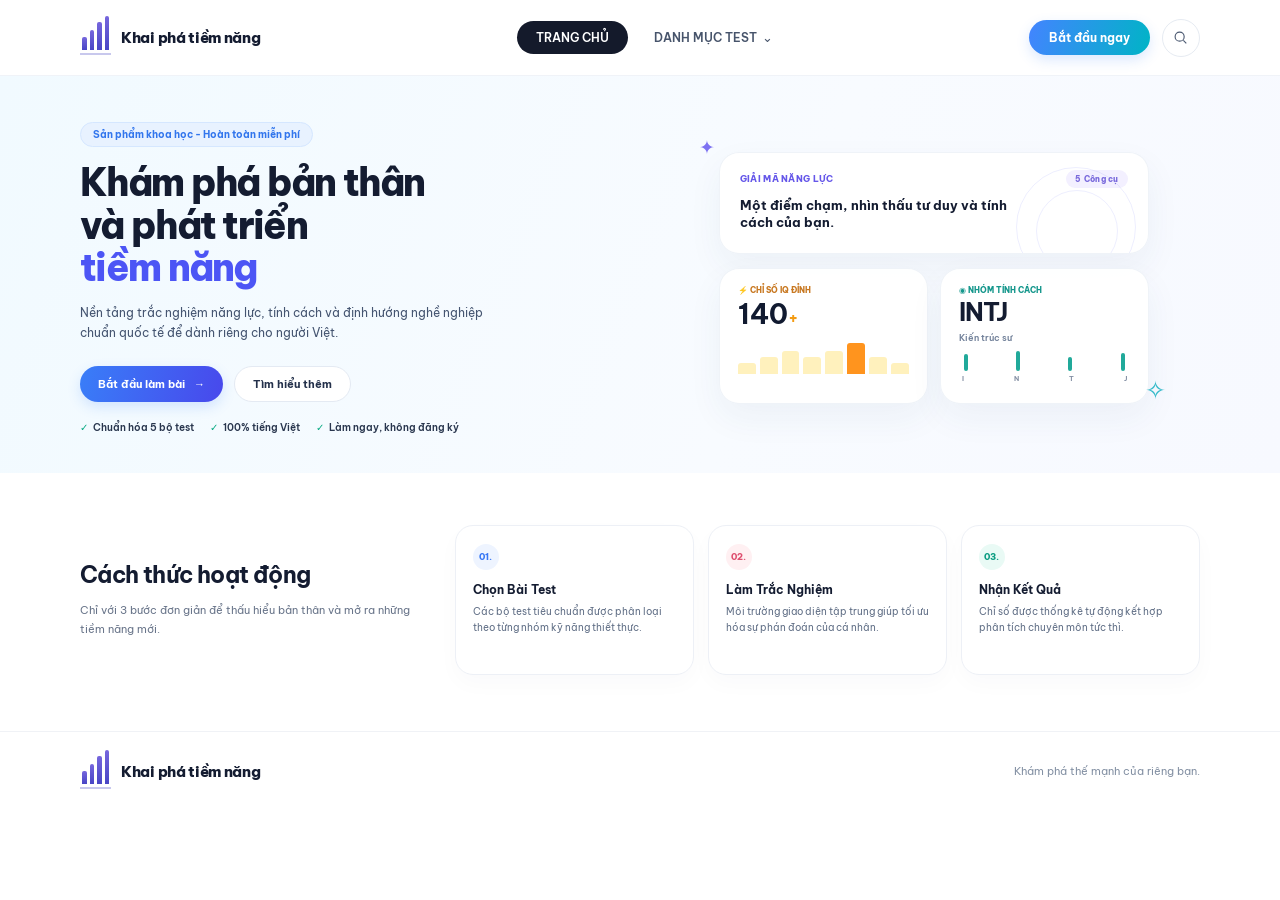
<file: index.html>
<!doctype html>
<html lang="vi">
  <head>
    <meta charset="UTF-8" />
    <meta name="viewport" content="width=device-width, initial-scale=1.0" />
    <meta
      name="description"
      content="Khám phá năng lực, tính cách và định hướng nghề nghiệp cùng Khai phá tiềm năng."
    />
    <title>Khai phá tiềm năng | Khám phá bản thân và phát triển</title>
    <link rel="stylesheet" href="styles.css" />
    <script src="script.js" defer></script>
  </head>
  <body>
    <header class="site-header">
      <nav class="navigation container" aria-label="Điều hướng chính">
        <a class="brand" href="index.html" aria-label="Khai phá tiềm năng - Trang chủ">
          <span class="brand-mark" aria-hidden="true"><i></i><i></i><i></i><i></i></span>
          <span>Khai phá tiềm năng</span>
        </a>
        <button class="menu-toggle" type="button" aria-expanded="false" aria-controls="primary-menu">
          <span class="sr-only">Mở menu</span>
          <span></span><span></span><span></span>
        </button>
        <div class="nav-links" id="primary-menu">
          <a class="nav-link active" href="index.html">Trang chủ</a>
          <a class="nav-link" href="mbti.html">Danh mục test <span class="chevron">⌄</span></a>
        </div>
        <div class="nav-actions">
          <a class="button button-gradient button-small" href="mbti.html">Bắt đầu ngay</a>
          <button class="search-button" type="button" aria-label="Tìm kiếm">
            <svg viewBox="0 0 24 24" aria-hidden="true"><circle cx="10.8" cy="10.8" r="6.4"></circle><path d="m16 16 4.2 4.2"></path></svg>
          </button>
        </div>
      </nav>
    </header>

    <main>
      <section class="hero">
        <div class="container hero-layout">
          <div class="hero-copy">
            <span class="eyebrow">Sản phẩm khoa học - Hoàn toàn miễn phí</span>
            <h1>Khám phá bản thân<br />và phát triển<br /><span>tiềm năng</span></h1>
            <p class="hero-description">
              Nền tảng trắc nghiệm năng lực, tính cách và định hướng nghề nghiệp
              chuẩn quốc tế để dành riêng cho người Việt.
            </p>
            <div class="hero-actions">
              <a class="button button-gradient" href="mbti.html">Bắt đầu làm bài <span aria-hidden="true">→</span></a>
              <a class="button button-outline" href="#how-it-works">Tìm hiểu thêm</a>
            </div>
            <ul class="trust-list" aria-label="Ưu điểm">
              <li><span>✓</span> Chuẩn hóa 5 bộ test</li>
              <li><span>✓</span> 100% tiếng Việt</li>
              <li><span>✓</span> Làm ngay, không đăng ký</li>
            </ul>
          </div>
          <div class="hero-visual" aria-label="Minh họa kết quả trắc nghiệm">
            <article class="insight-card insight-intro">
              <div class="card-heading"><span>GIẢI MÃ NĂNG LỰC</span><span class="tiny-tag">5 Công cụ</span></div>
              <strong>Một điểm chạm, nhìn thấu tư duy và tính cách của bạn.</strong>
              <div class="orbit orbit-one"></div>
              <div class="orbit orbit-two"></div>
            </article>
            <div class="insight-grid">
              <article class="insight-card score-card">
                <span class="card-label orange">⚡ CHỈ SỐ IQ ĐỈNH</span>
                <strong class="score-number">140<span>+</span></strong>
                <div class="chart-bars" aria-hidden="true">
                  <i></i><i></i><i></i><i></i><i></i><i class="highlight"></i><i></i><i></i>
                </div>
              </article>
              <article class="insight-card type-card">
                <span class="card-label teal">◉ NHÓM TÍNH CÁCH</span>
                <strong class="type-code">INTJ</strong>
                <span class="type-name">Kiến trúc sư</span>
                <div class="type-bars" aria-hidden="true"><i></i><i></i><i></i><i></i></div>
                <div class="type-letters" aria-hidden="true"><span>I</span><span>N</span><span>T</span><span>J</span></div>
              </article>
            </div>
            <span class="sparkle sparkle-one">✦</span>
            <span class="sparkle sparkle-two">✧</span>
          </div>
        </div>
      </section>

      <section class="how-section" id="how-it-works">
        <div class="container how-layout">
          <div class="how-copy">
            <h2>Cách thức hoạt động</h2>
            <p>Chỉ với 3 bước đơn giản để thấu hiểu bản thân và mở ra những tiềm năng mới.</p>
          </div>
          <div class="steps">
            <article class="step-card">
              <span class="step-number blue">01.</span>
              <h3>Chọn Bài Test</h3>
              <p>Các bộ test tiêu chuẩn được phân loại theo từng nhóm kỹ năng thiết thực.</p>
            </article>
            <article class="step-card">
              <span class="step-number pink">02.</span>
              <h3>Làm Trắc Nghiệm</h3>
              <p>Môi trường giao diện tập trung giúp tối ưu hóa sự phán đoán của cá nhân.</p>
            </article>
            <article class="step-card">
              <span class="step-number green">03.</span>
              <h3>Nhận Kết Quả</h3>
              <p>Chỉ số được thống kê tự động kết hợp phân tích chuyên môn tức thì.</p>
            </article>
          </div>
        </div>
      </section>
    </main>
    <footer class="site-footer">
      <div class="container footer-inner"><a class="brand" href="index.html"><span class="brand-mark" aria-hidden="true"><i></i><i></i><i></i><i></i></span><span>Khai phá tiềm năng</span></a><span>Khám phá thế mạnh của riêng bạn.</span></div>
    </footer>
  </body>
</html>
</file>
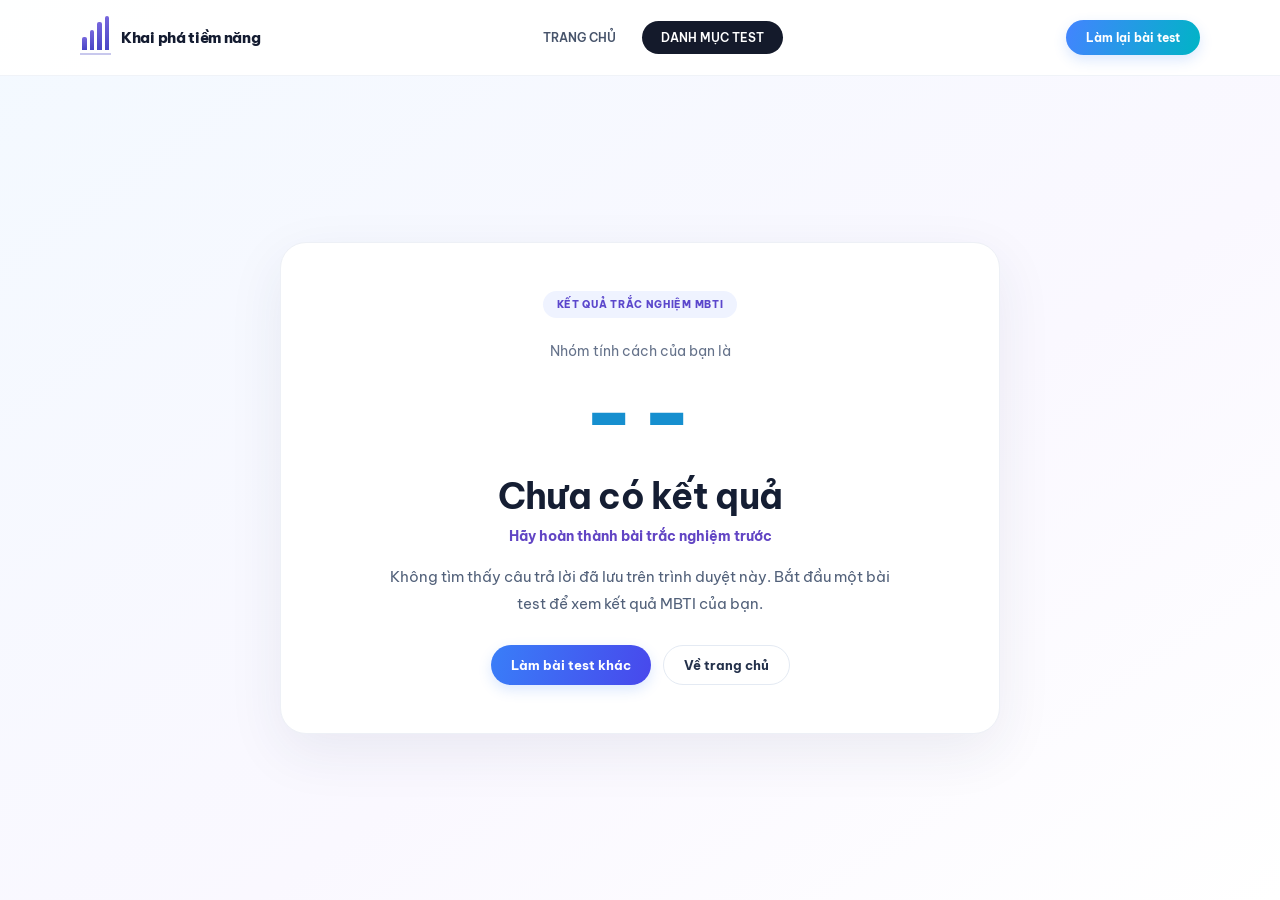
<file: ketqua.html>
<!doctype html>
<html lang="vi">
  <head>
    <meta charset="UTF-8" />
    <meta name="viewport" content="width=device-width, initial-scale=1.0" />
    <meta name="description" content="Kết quả trắc nghiệm tính cách MBTI của bạn." />
    <title>Kết quả MBTI | Khai phá tiềm năng</title>
    <link rel="stylesheet" href="styles.css" />
    <script src="script.js" defer></script>
  </head>
  <body class="result-page">
    <header class="site-header">
      <nav class="navigation container" aria-label="Điều hướng chính">
        <a class="brand" href="index.html" aria-label="Khai phá tiềm năng - Trang chủ">
          <span class="brand-mark" aria-hidden="true"><i></i><i></i><i></i><i></i></span>
          <span>Khai phá tiềm năng</span>
        </a>
        <div class="nav-links">
          <a class="nav-link" href="index.html">Trang chủ</a>
          <a class="nav-link active" href="mbti.html">Danh mục test</a>
        </div>
        <div class="nav-actions">
          <a class="button button-gradient button-small" href="mbti.html">Làm lại bài test</a>
        </div>
      </nav>
    </header>
    <main class="result-main" data-result>
      <section class="result-card container" aria-labelledby="result-heading">
        <span class="result-eyebrow">KẾT QUẢ TRẮC NGHIỆM MBTI</span>
        <p class="result-intro" id="result-heading">Nhóm tính cách của bạn là</p>
        <div class="result-type" data-result-type>--</div>
        <h1 class="result-name" data-result-name>Đang tải kết quả...</h1>
        <p class="result-group" data-result-group></p>
        <p class="result-description" data-result-description></p>
        <p class="result-progress" data-result-progress></p>
        <p class="result-balance" data-result-balance></p>
        <div class="result-actions">
          <a class="button button-gradient" href="mbti.html">Làm bài test khác</a>
          <a class="button button-outline" href="index.html">Về trang chủ</a>
        </div>
      </section>
    </main>
  </body>
</html>
</file>
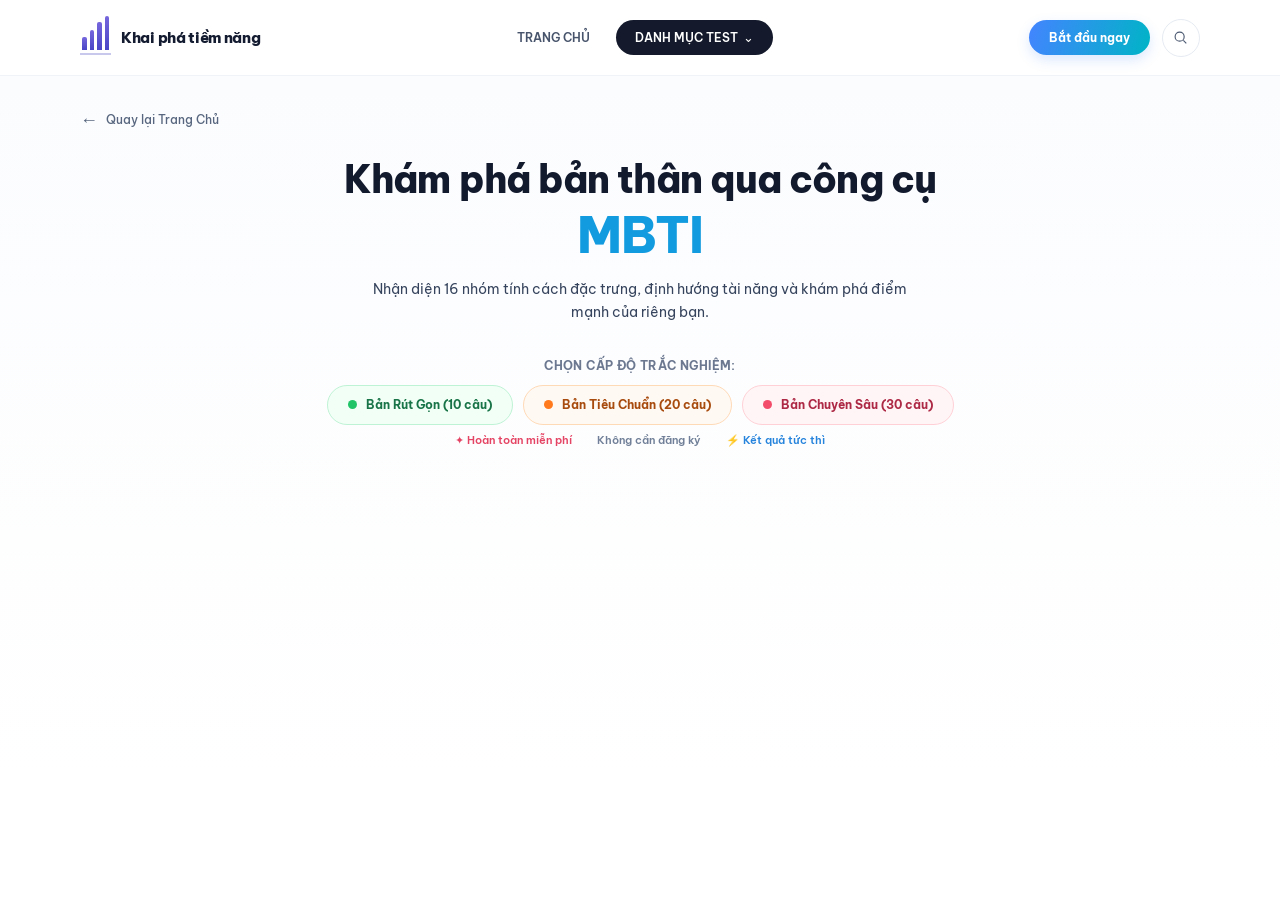
<file: mbti.html>
<!doctype html>
<html lang="vi">
  <head>
    <meta charset="UTF-8" />
    <meta name="viewport" content="width=device-width, initial-scale=1.0" />
    <meta name="description" content="Khám phá 16 nhóm tính cách với bài trắc nghiệm MBTI miễn phí." />
    <title>Trắc nghiệm MBTI | Khai phá tiềm năng</title>
    <link rel="stylesheet" href="styles.css" />
    <script src="script.js" defer></script>
  </head>
  <body>
    <header class="site-header">
      <nav class="navigation container" aria-label="Điều hướng chính">
        <a class="brand" href="index.html" aria-label="Khai phá tiềm năng - Trang chủ">
          <span class="brand-mark" aria-hidden="true"><i></i><i></i><i></i><i></i></span>
          <span>Khai phá tiềm năng</span>
        </a>
        <button class="menu-toggle" type="button" aria-expanded="false" aria-controls="primary-menu">
          <span class="sr-only">Mở menu</span>
          <span></span><span></span><span></span>
        </button>
        <div class="nav-links" id="primary-menu">
          <a class="nav-link" href="index.html">Trang chủ</a>
          <a class="nav-link active" href="mbti.html">Danh mục test <span class="chevron">⌄</span></a>
        </div>
        <div class="nav-actions">
          <a class="button button-gradient button-small" href="#mbti-levels">Bắt đầu ngay</a>
          <button class="search-button" type="button" aria-label="Tìm kiếm">
            <svg viewBox="0 0 24 24" aria-hidden="true"><circle cx="10.8" cy="10.8" r="6.4"></circle><path d="m16 16 4.2 4.2"></path></svg>
          </button>
        </div>
      </nav>
    </header>

    <main class="mbti-page">
      <div class="container">
        <a class="back-link" href="index.html"><span aria-hidden="true">←</span> Quay lại Trang Chủ</a>
        <section class="mbti-intro" aria-labelledby="mbti-title">
          <h1 id="mbti-title">Khám phá bản thân qua công cụ<br /><span>MBTI</span></h1>
          <p>Nhận diện 16 nhóm tính cách đặc trưng, định hướng tài năng và khám phá điểm<br class="desktop-break" /> mạnh của riêng bạn.</p>
          <div class="level-picker" id="mbti-levels">
            <h2>Chọn cấp độ trắc nghiệm:</h2>
            <div class="level-options" role="group" aria-label="Cấp độ trắc nghiệm">
              <a class="level-option level-brief" href="test1.html"><span></span>Bản Rút Gọn (10 câu)</a>
              <a class="level-option level-standard" href="test2.html"><span></span>Bản Tiêu Chuẩn (20 câu)</a>
              <a class="level-option level-deep" href="test3.html"><span></span>Bản Chuyên Sâu (30 câu)</a>
            </div>
          </div>
          <ul class="mbti-benefits" aria-label="Thông tin bài trắc nghiệm">
            <li>✦ Hoàn toàn miễn phí</li>
            <li>Không cần đăng ký</li>
            <li>⚡ Kết quả tức thì</li>
          </ul>
        </section>
      </div>
    </main>
  </body>
</html>
</file>
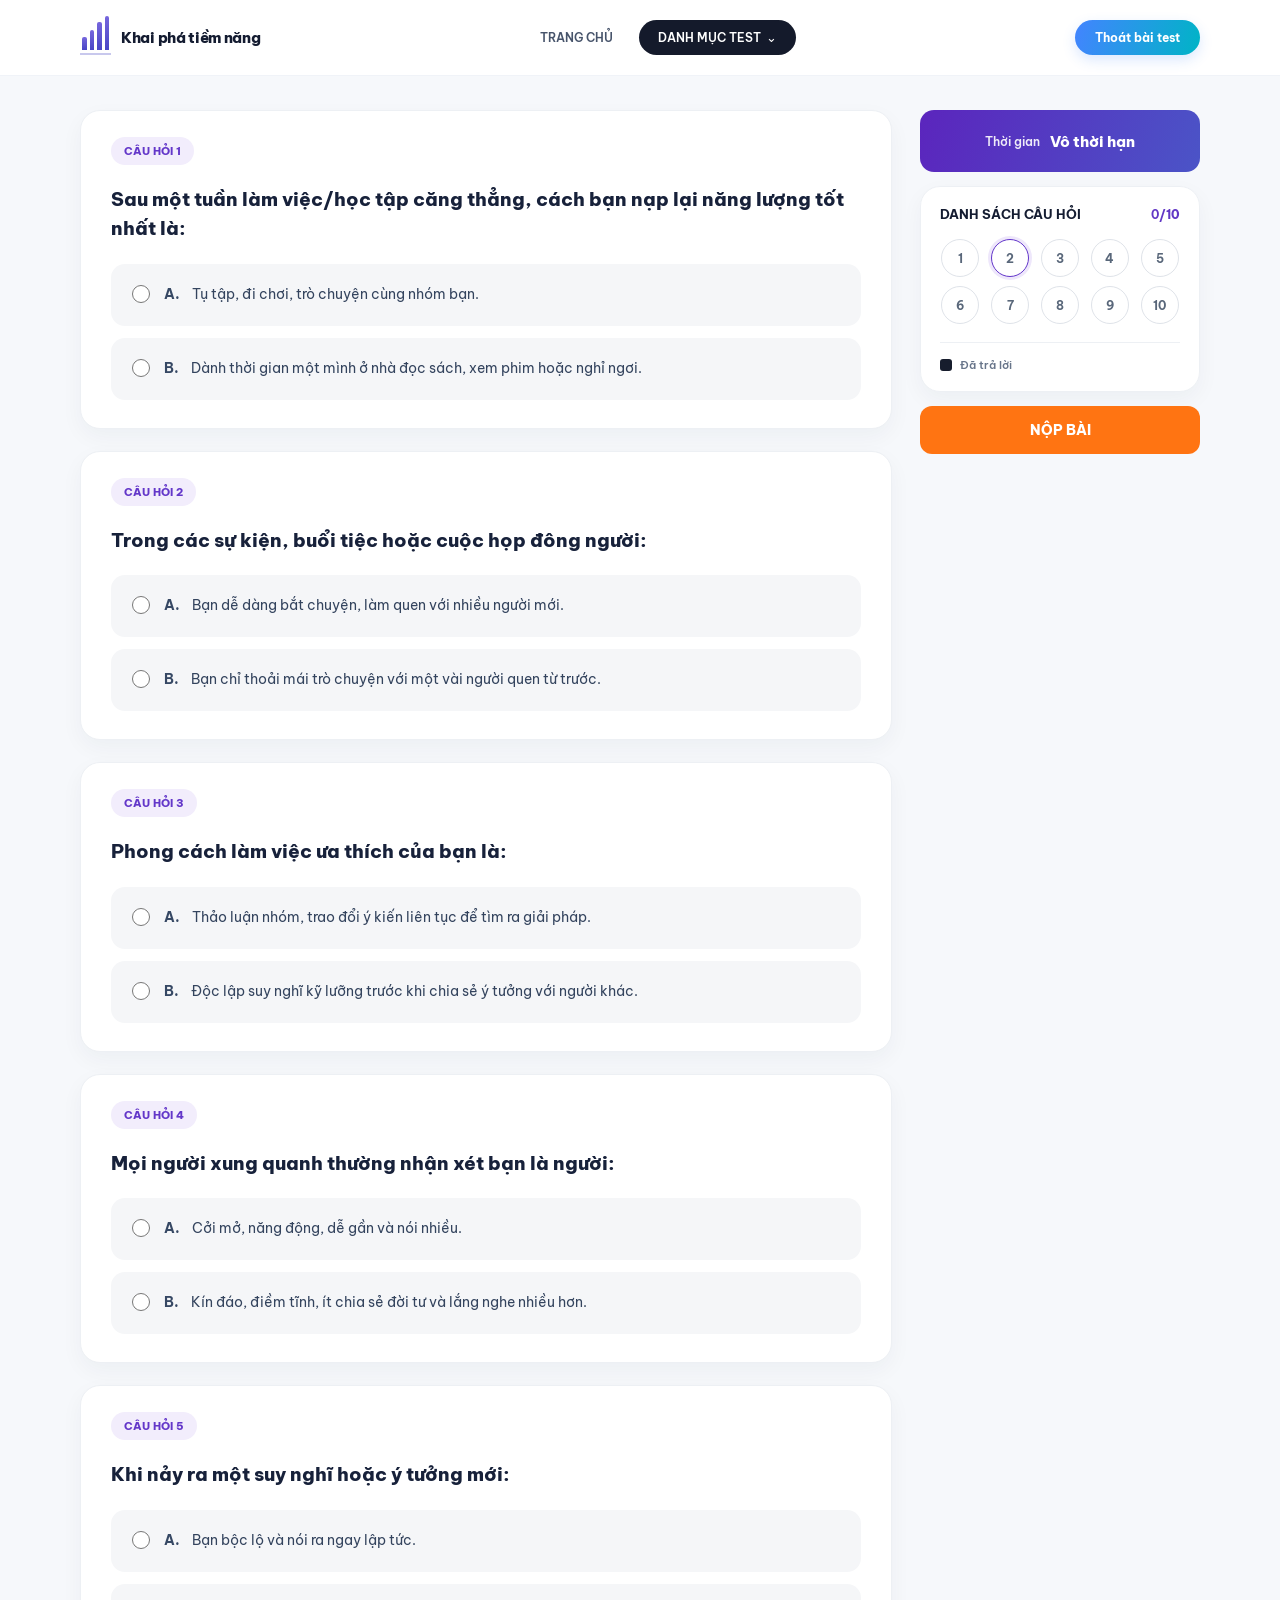
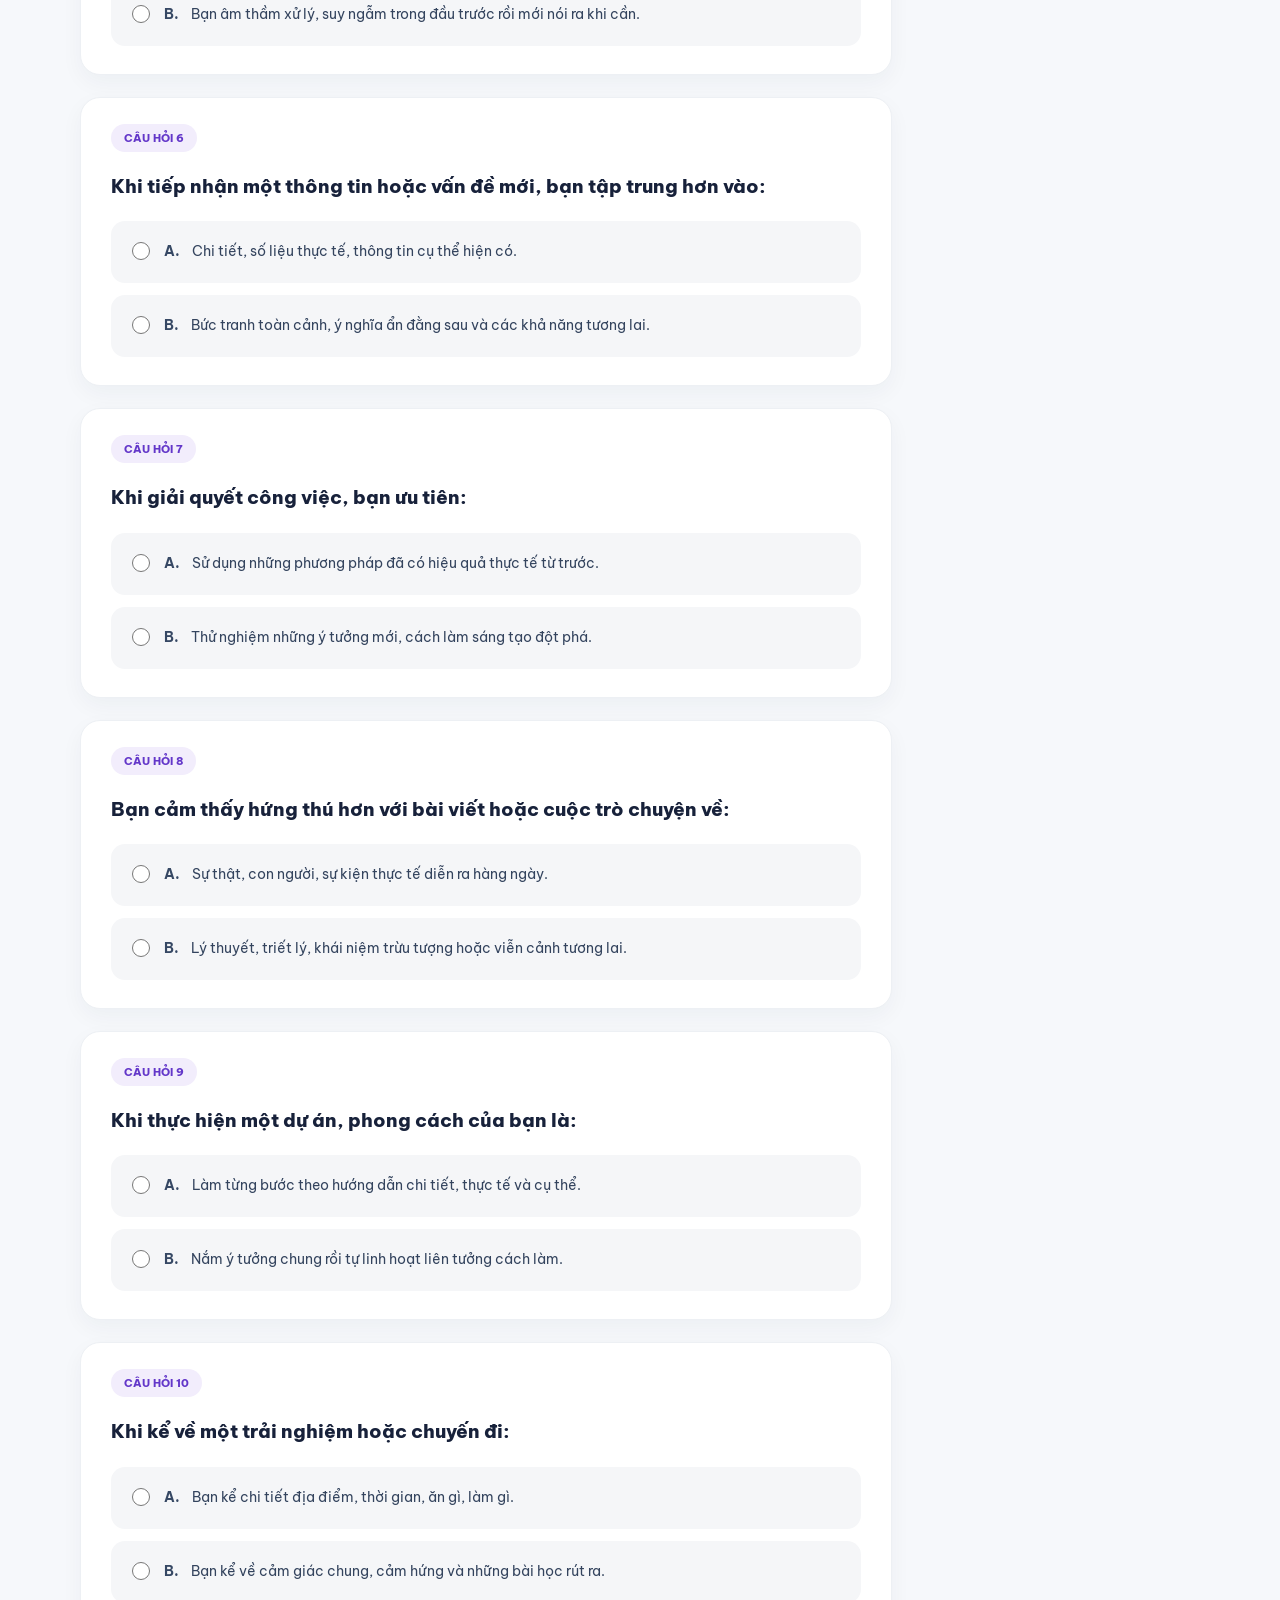
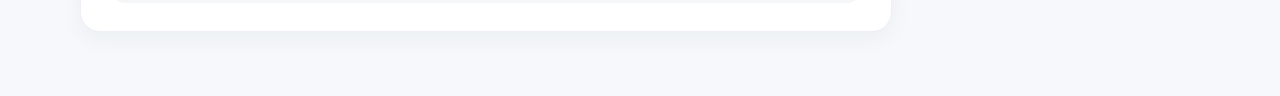
<file: test1.html>
<!doctype html>
<html lang="vi">
  <head>
    <meta charset="UTF-8" />
    <meta name="viewport" content="width=device-width, initial-scale=1.0" />
    <meta name="description" content="Bài trắc nghiệm MBTI rút gọn gồm 10 câu hỏi." />
    <title>MBTI rút gọn - 10 câu | Khai phá tiềm năng</title>
    <link rel="stylesheet" href="styles.css" />
    <script src="script.js" defer></script>
  </head>
  <body class="quiz-page">
    <header class="site-header">
      <nav class="navigation container" aria-label="Điều hướng chính">
        <a class="brand" href="index.html" aria-label="Khai phá tiềm năng - Trang chủ">
          <span class="brand-mark" aria-hidden="true"><i></i><i></i><i></i><i></i></span>
          <span>Khai phá tiềm năng</span>
        </a>
        <button class="menu-toggle" type="button" aria-expanded="false" aria-controls="primary-menu">
          <span class="sr-only">Mở menu</span><span></span><span></span><span></span>
        </button>
        <div class="nav-links" id="primary-menu">
          <a class="nav-link" href="index.html">Trang chủ</a>
          <a class="nav-link active" href="mbti.html">Danh mục test <span class="chevron">⌄</span></a>
        </div>
        <div class="nav-actions"><a class="button button-gradient button-small" href="mbti.html">Thoát bài test</a></div>
      </nav>
    </header>
    <main class="quiz-main" data-quiz-level="10">
      <div class="container quiz-layout">
        <section class="question-list" data-question-list aria-label="Câu hỏi trắc nghiệm MBTI"></section>
        <aside class="quiz-sidebar" aria-label="Tiến độ bài làm">
          <div class="time-card"><span>Thời gian</span><strong>Vô thời hạn</strong></div>
          <section class="navigator-card">
            <div class="navigator-heading"><h2>Danh sách câu hỏi</h2><span><b data-answered-count>0</b>/<span data-total-count>10</span></span></div>
            <div class="question-navigator" data-question-navigator aria-label="Chọn câu hỏi"></div>
            <p class="navigator-hint"><span></span> Đã trả lời</p>
          </section>
          <button class="submit-quiz" type="button" data-submit-quiz>Nộp bài</button>
        </aside>
      </div>
    </main>
    <dialog class="quiz-dialog" data-quiz-dialog aria-labelledby="dialog-title">
      <div class="dialog-content">
        <span class="dialog-icon" aria-hidden="true">!</span>
        <h2 id="dialog-title">Chưa hoàn thành bài làm</h2>
        <p data-dialog-message></p>
        <div class="dialog-actions">
          <button class="dialog-secondary" type="button" data-dialog-cancel>Quay lại làm bài</button>
          <button class="dialog-primary" type="button" data-dialog-confirm>Vẫn nộp bài</button>
        </div>
      </div>
    </dialog>
  </body>
</html>
</file>
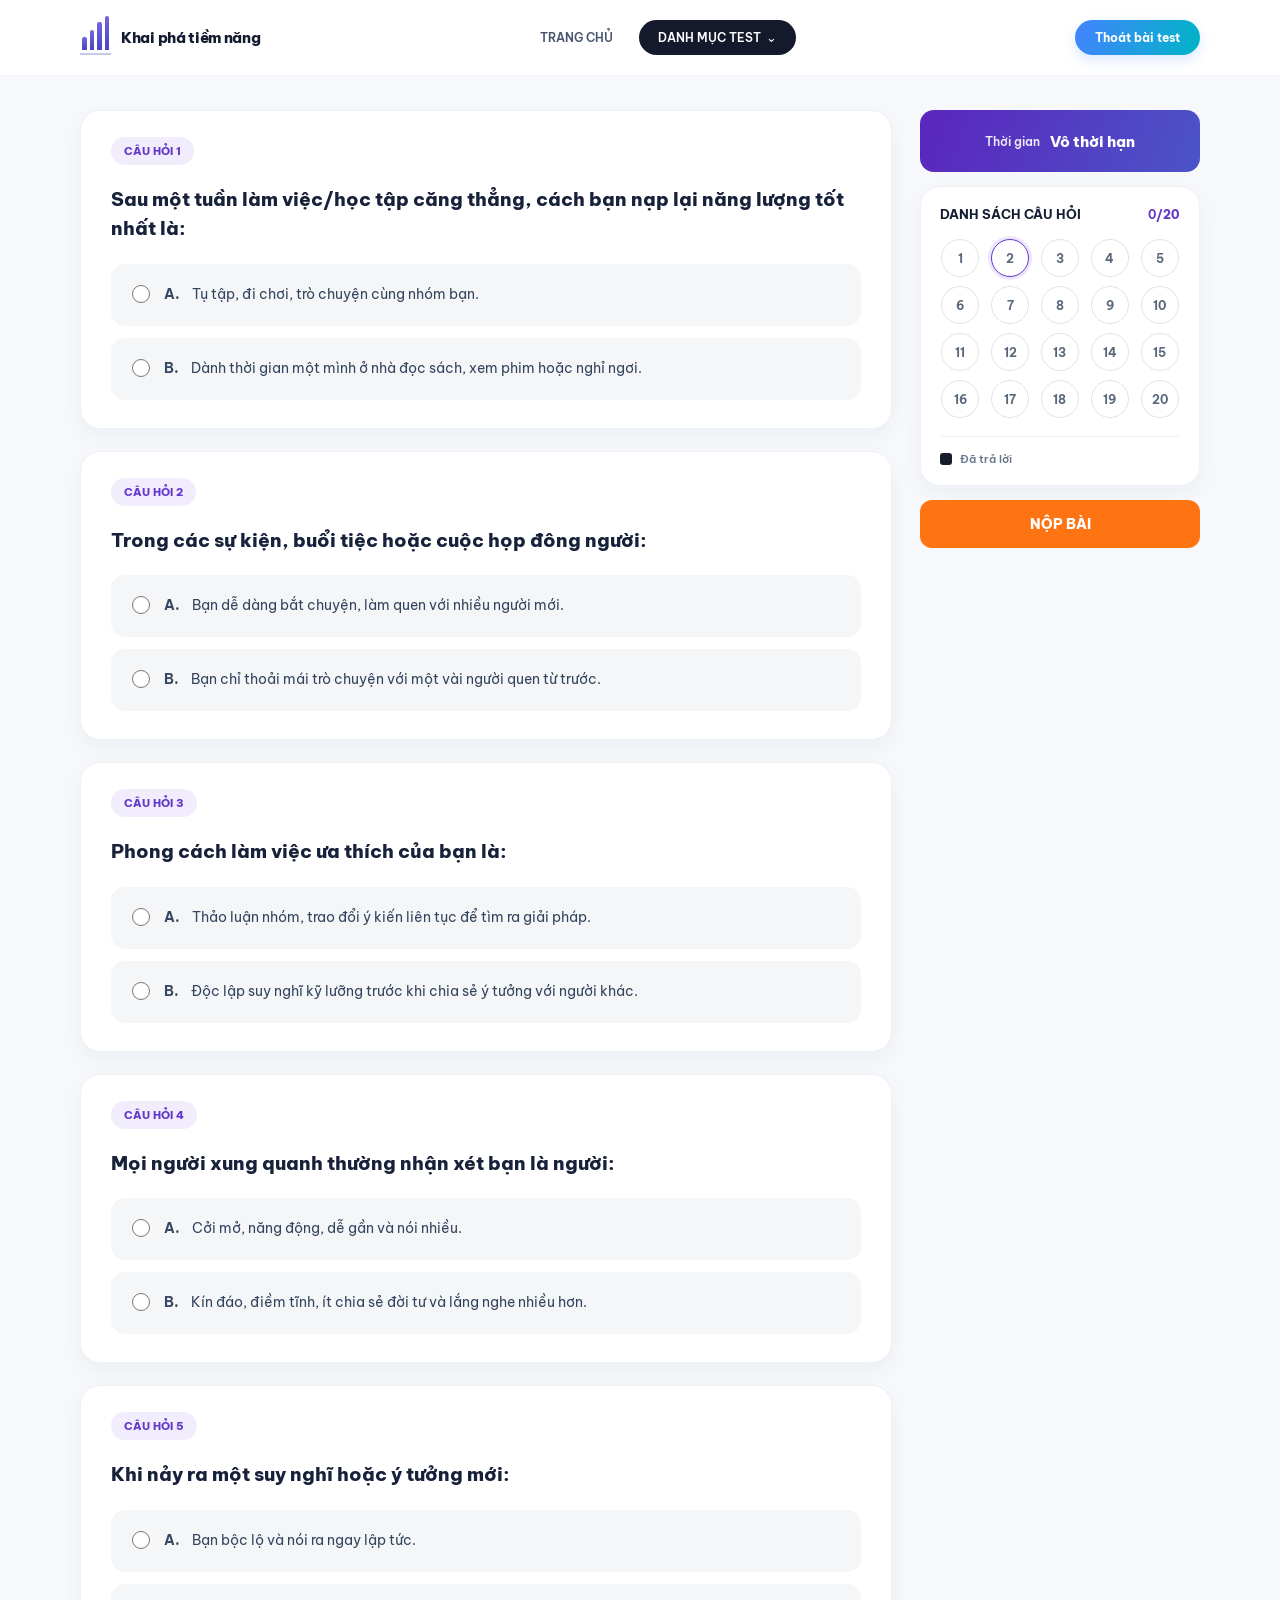
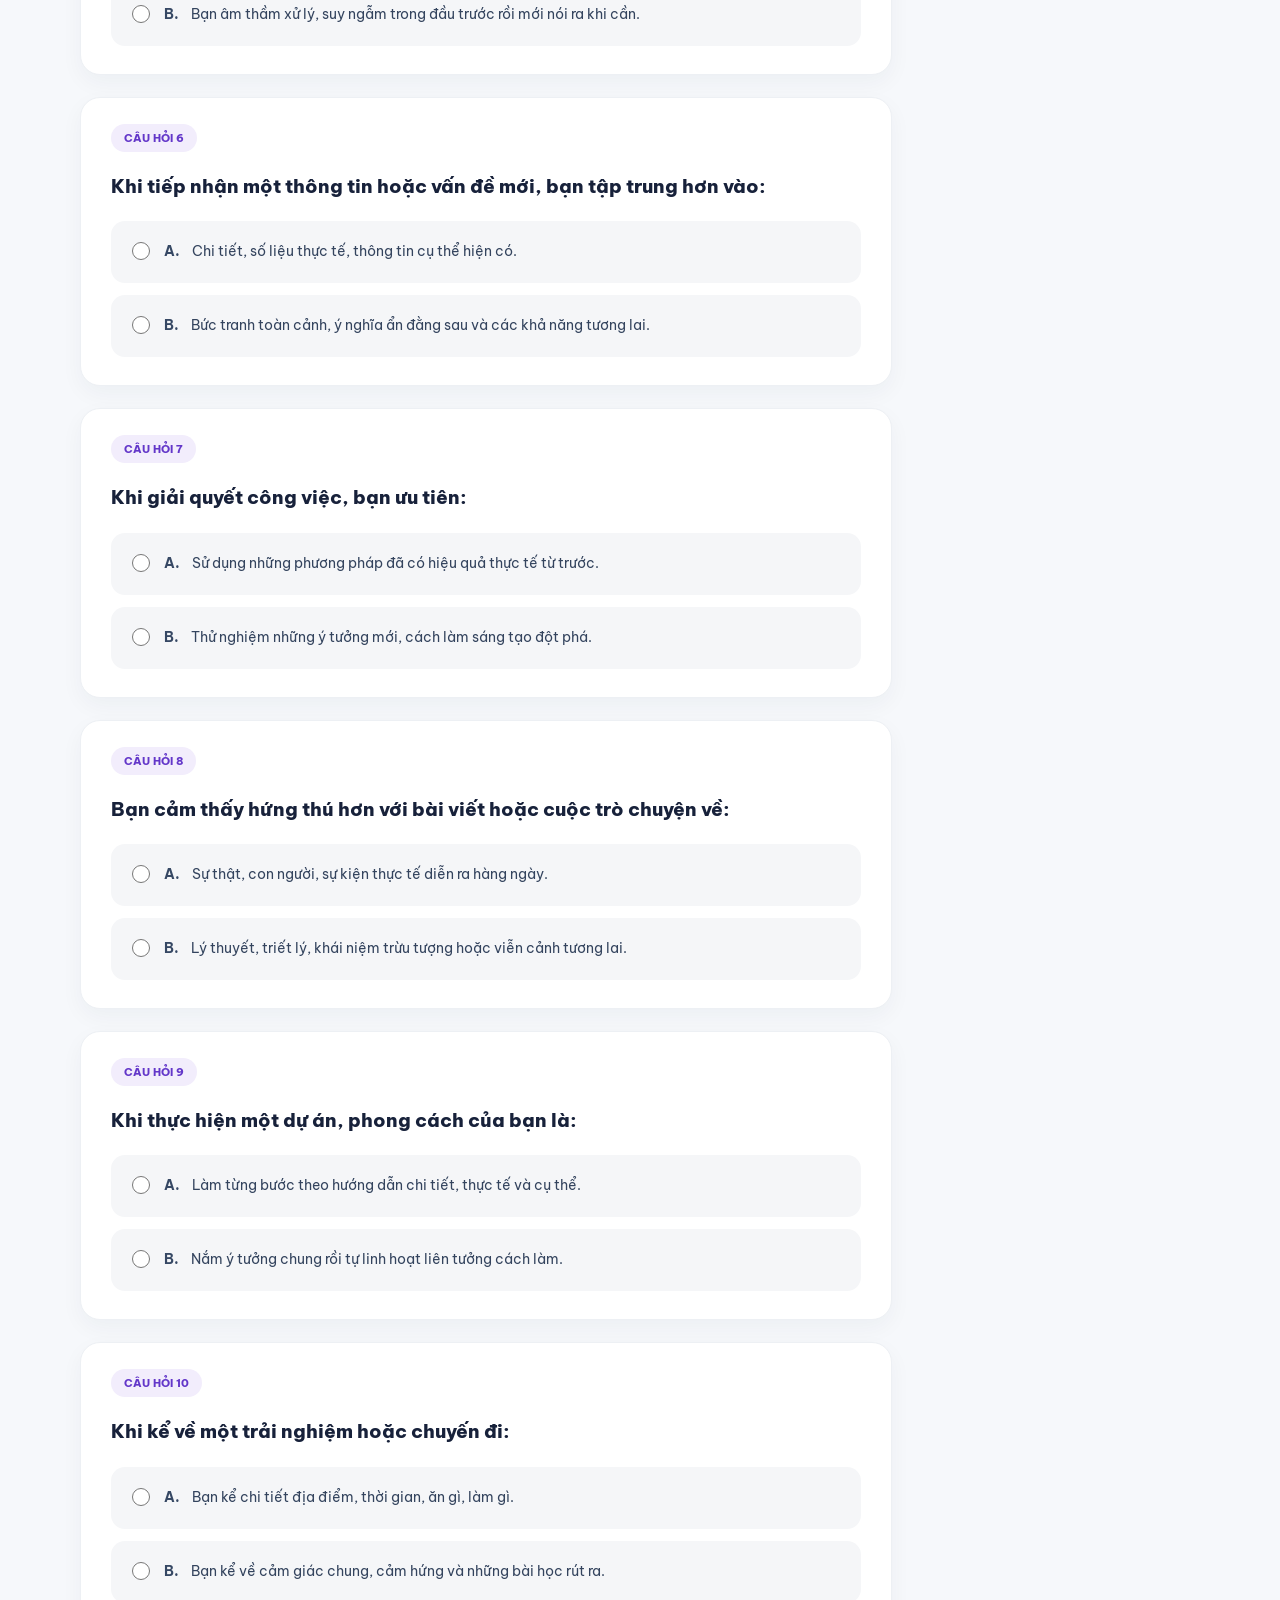
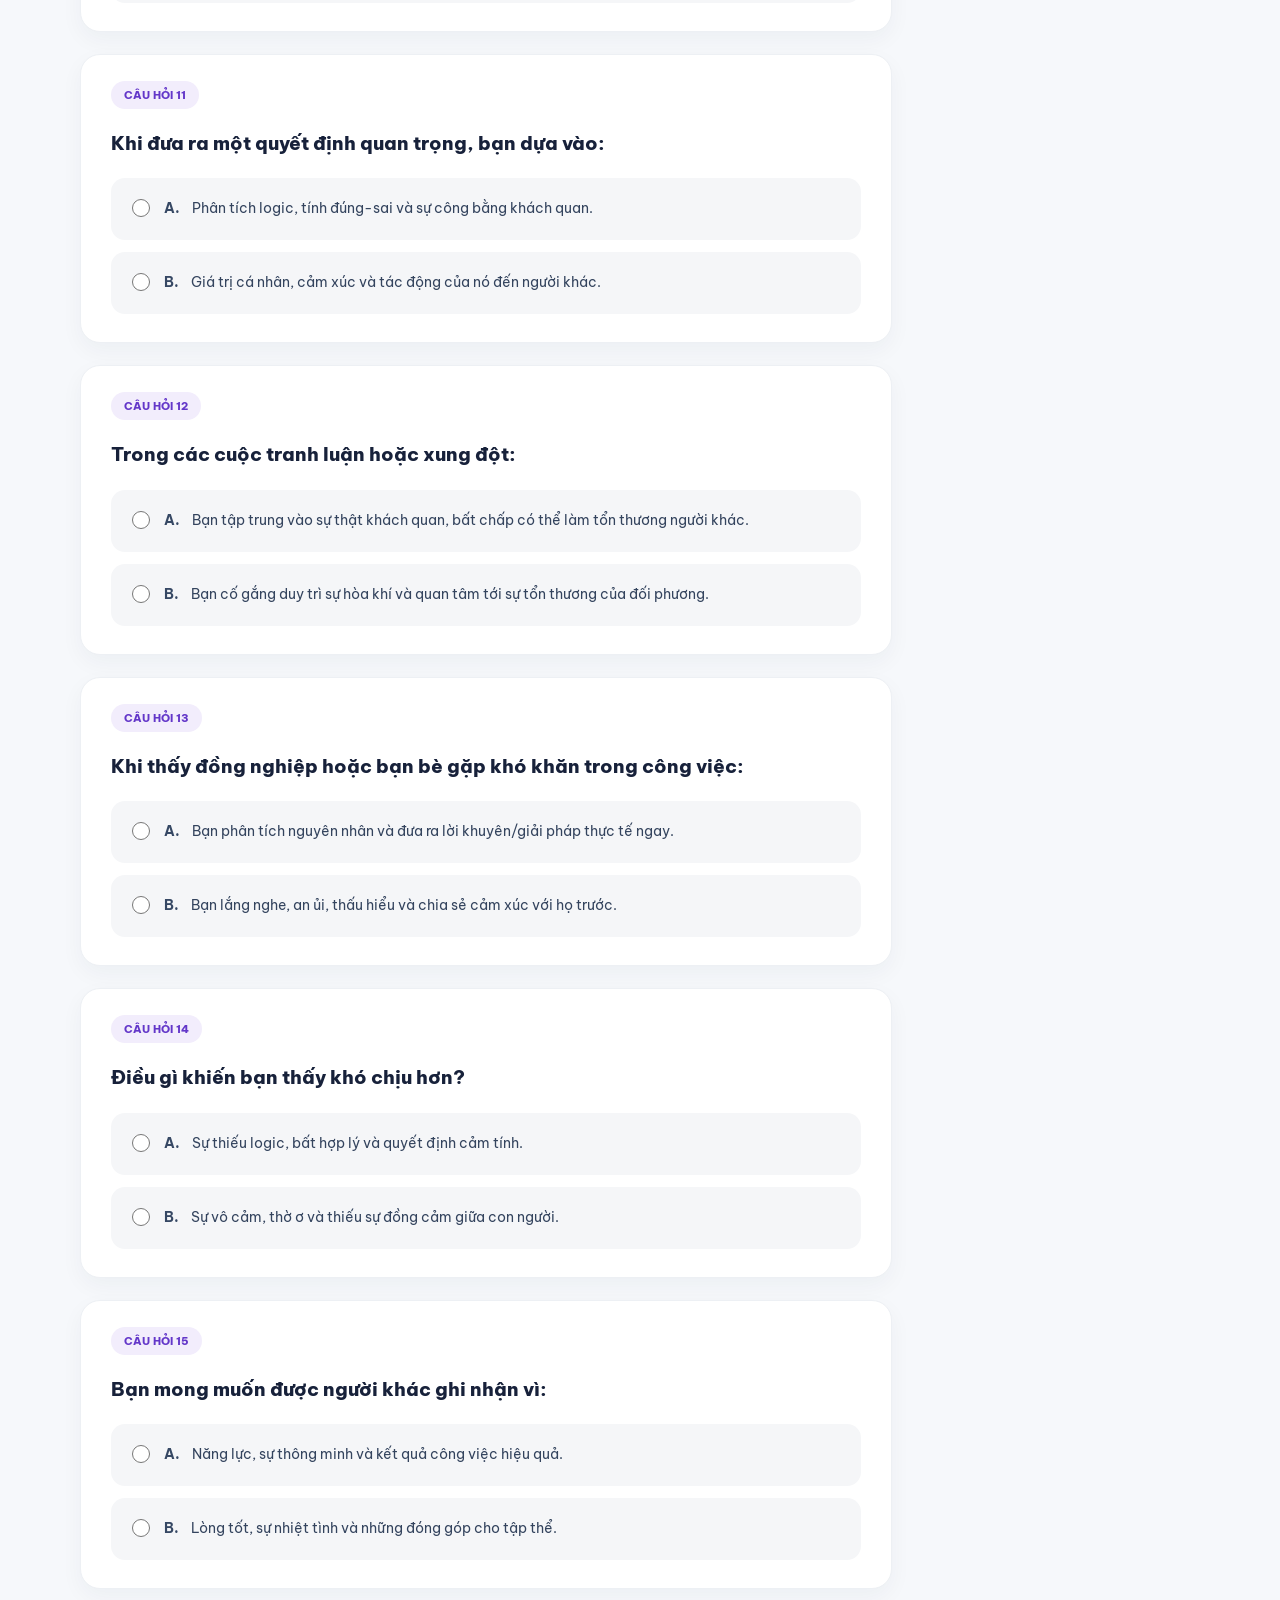
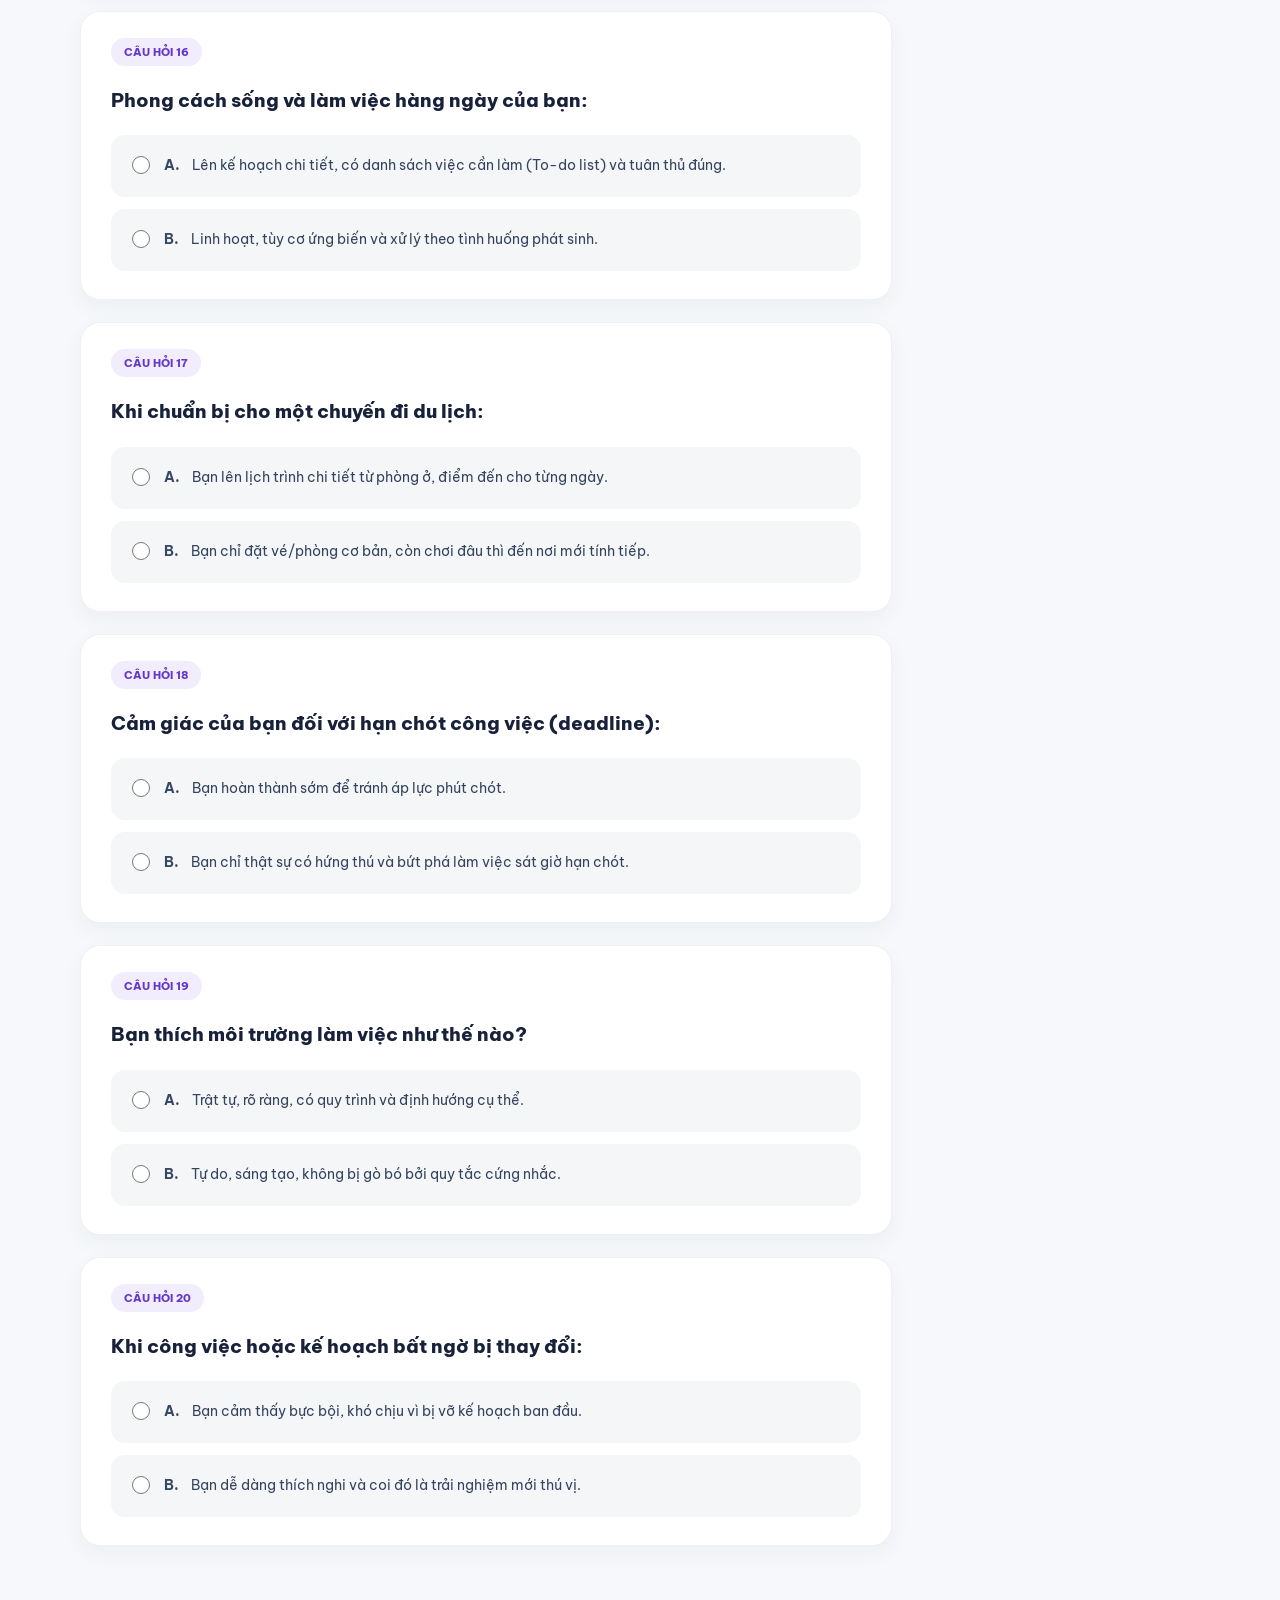
<file: test2.html>
<!doctype html>
<html lang="vi">
  <head>
    <meta charset="UTF-8" />
    <meta name="viewport" content="width=device-width, initial-scale=1.0" />
    <meta name="description" content="Bài trắc nghiệm MBTI tiêu chuẩn gồm 20 câu hỏi." />
    <title>MBTI tiêu chuẩn - 20 câu | Khai phá tiềm năng</title>
    <link rel="stylesheet" href="styles.css" />
    <script src="script.js" defer></script>
  </head>
  <body class="quiz-page">
    <header class="site-header">
      <nav class="navigation container" aria-label="Điều hướng chính">
        <a class="brand" href="index.html" aria-label="Khai phá tiềm năng - Trang chủ">
          <span class="brand-mark" aria-hidden="true"><i></i><i></i><i></i><i></i></span>
          <span>Khai phá tiềm năng</span>
        </a>
        <button class="menu-toggle" type="button" aria-expanded="false" aria-controls="primary-menu">
          <span class="sr-only">Mở menu</span><span></span><span></span><span></span>
        </button>
        <div class="nav-links" id="primary-menu">
          <a class="nav-link" href="index.html">Trang chủ</a>
          <a class="nav-link active" href="mbti.html">Danh mục test <span class="chevron">⌄</span></a>
        </div>
        <div class="nav-actions"><a class="button button-gradient button-small" href="mbti.html">Thoát bài test</a></div>
      </nav>
    </header>
    <main class="quiz-main" data-quiz-level="20">
      <div class="container quiz-layout">
        <section class="question-list" data-question-list aria-label="Câu hỏi trắc nghiệm MBTI"></section>
        <aside class="quiz-sidebar" aria-label="Tiến độ bài làm">
          <div class="time-card"><span>Thời gian</span><strong>Vô thời hạn</strong></div>
          <section class="navigator-card">
            <div class="navigator-heading"><h2>Danh sách câu hỏi</h2><span><b data-answered-count>0</b>/<span data-total-count>20</span></span></div>
            <div class="question-navigator" data-question-navigator aria-label="Chọn câu hỏi"></div>
            <p class="navigator-hint"><span></span> Đã trả lời</p>
          </section>
          <button class="submit-quiz" type="button" data-submit-quiz>Nộp bài</button>
        </aside>
      </div>
    </main>
    <dialog class="quiz-dialog" data-quiz-dialog aria-labelledby="dialog-title">
      <div class="dialog-content">
        <span class="dialog-icon" aria-hidden="true">!</span>
        <h2 id="dialog-title">Chưa hoàn thành bài làm</h2>
        <p data-dialog-message></p>
        <div class="dialog-actions">
          <button class="dialog-secondary" type="button" data-dialog-cancel>Quay lại làm bài</button>
          <button class="dialog-primary" type="button" data-dialog-confirm>Vẫn nộp bài</button>
        </div>
      </div>
    </dialog>
  </body>
</html>
</file>
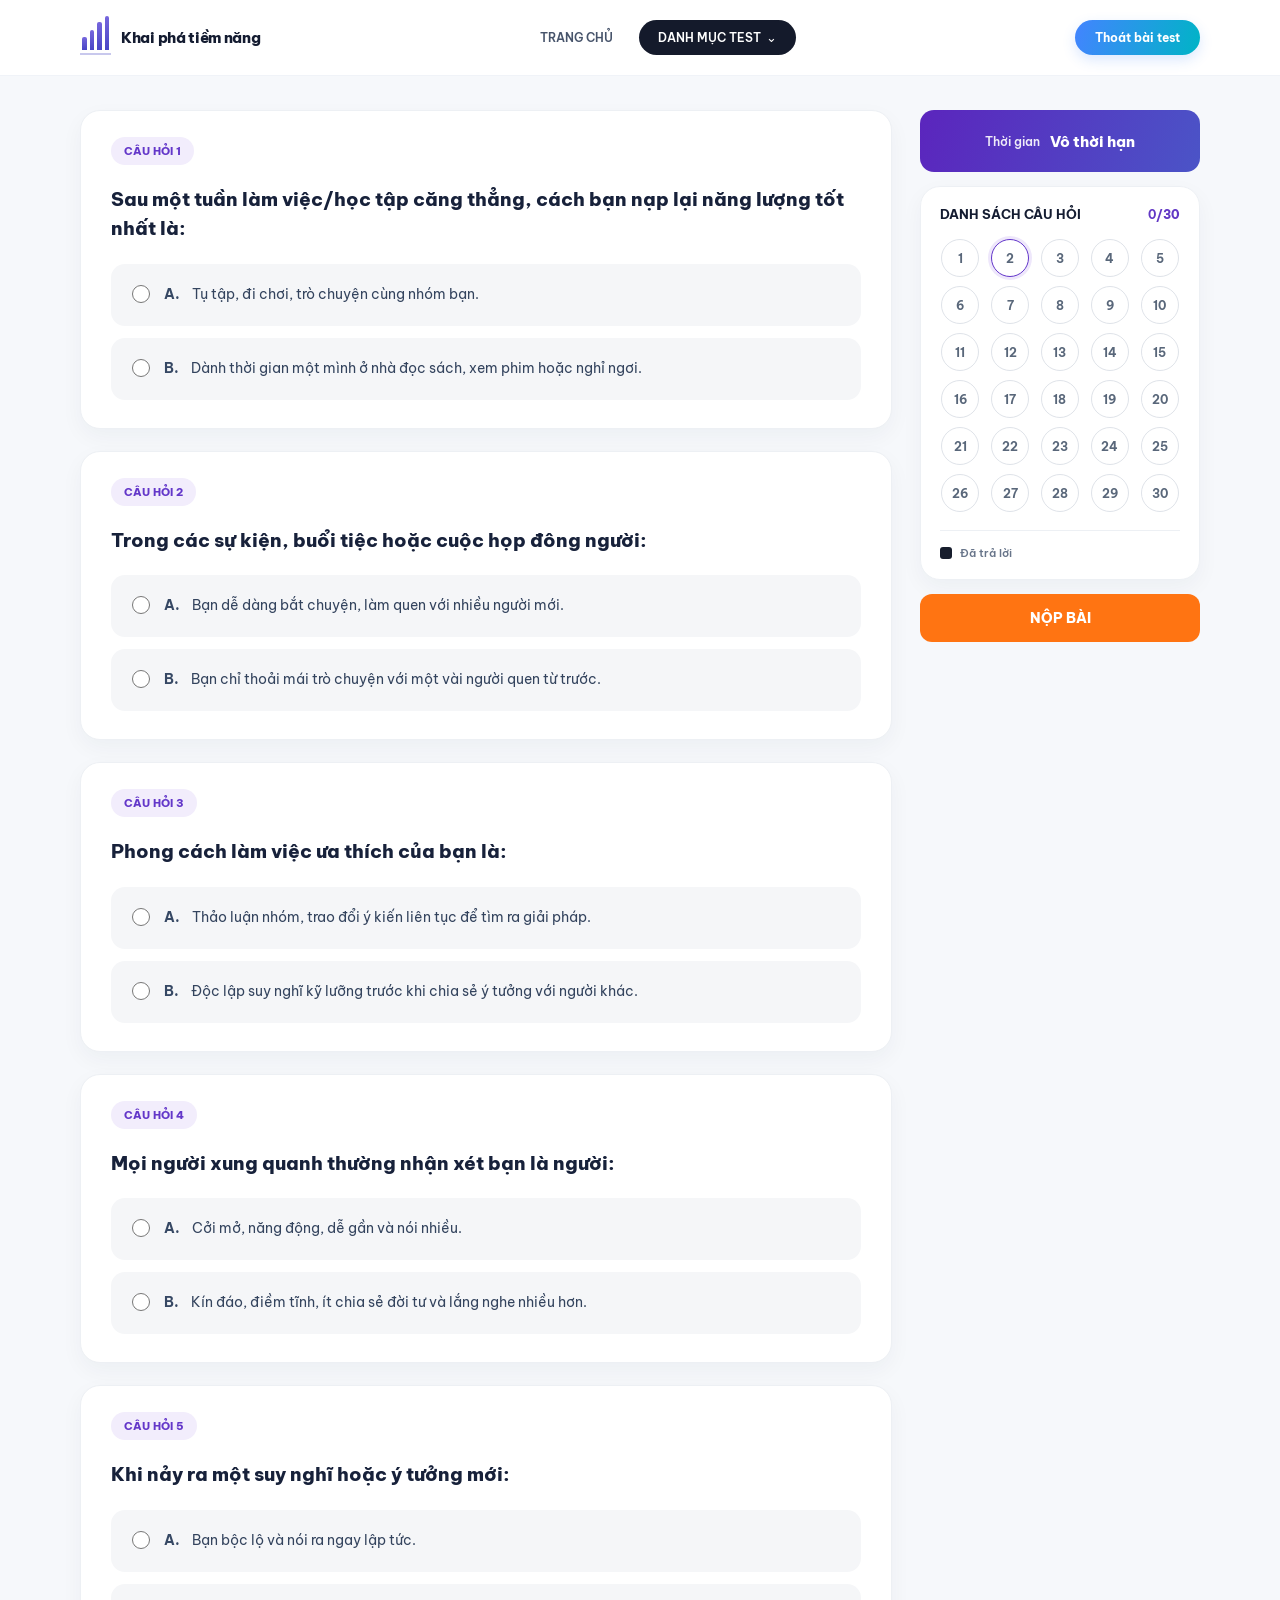
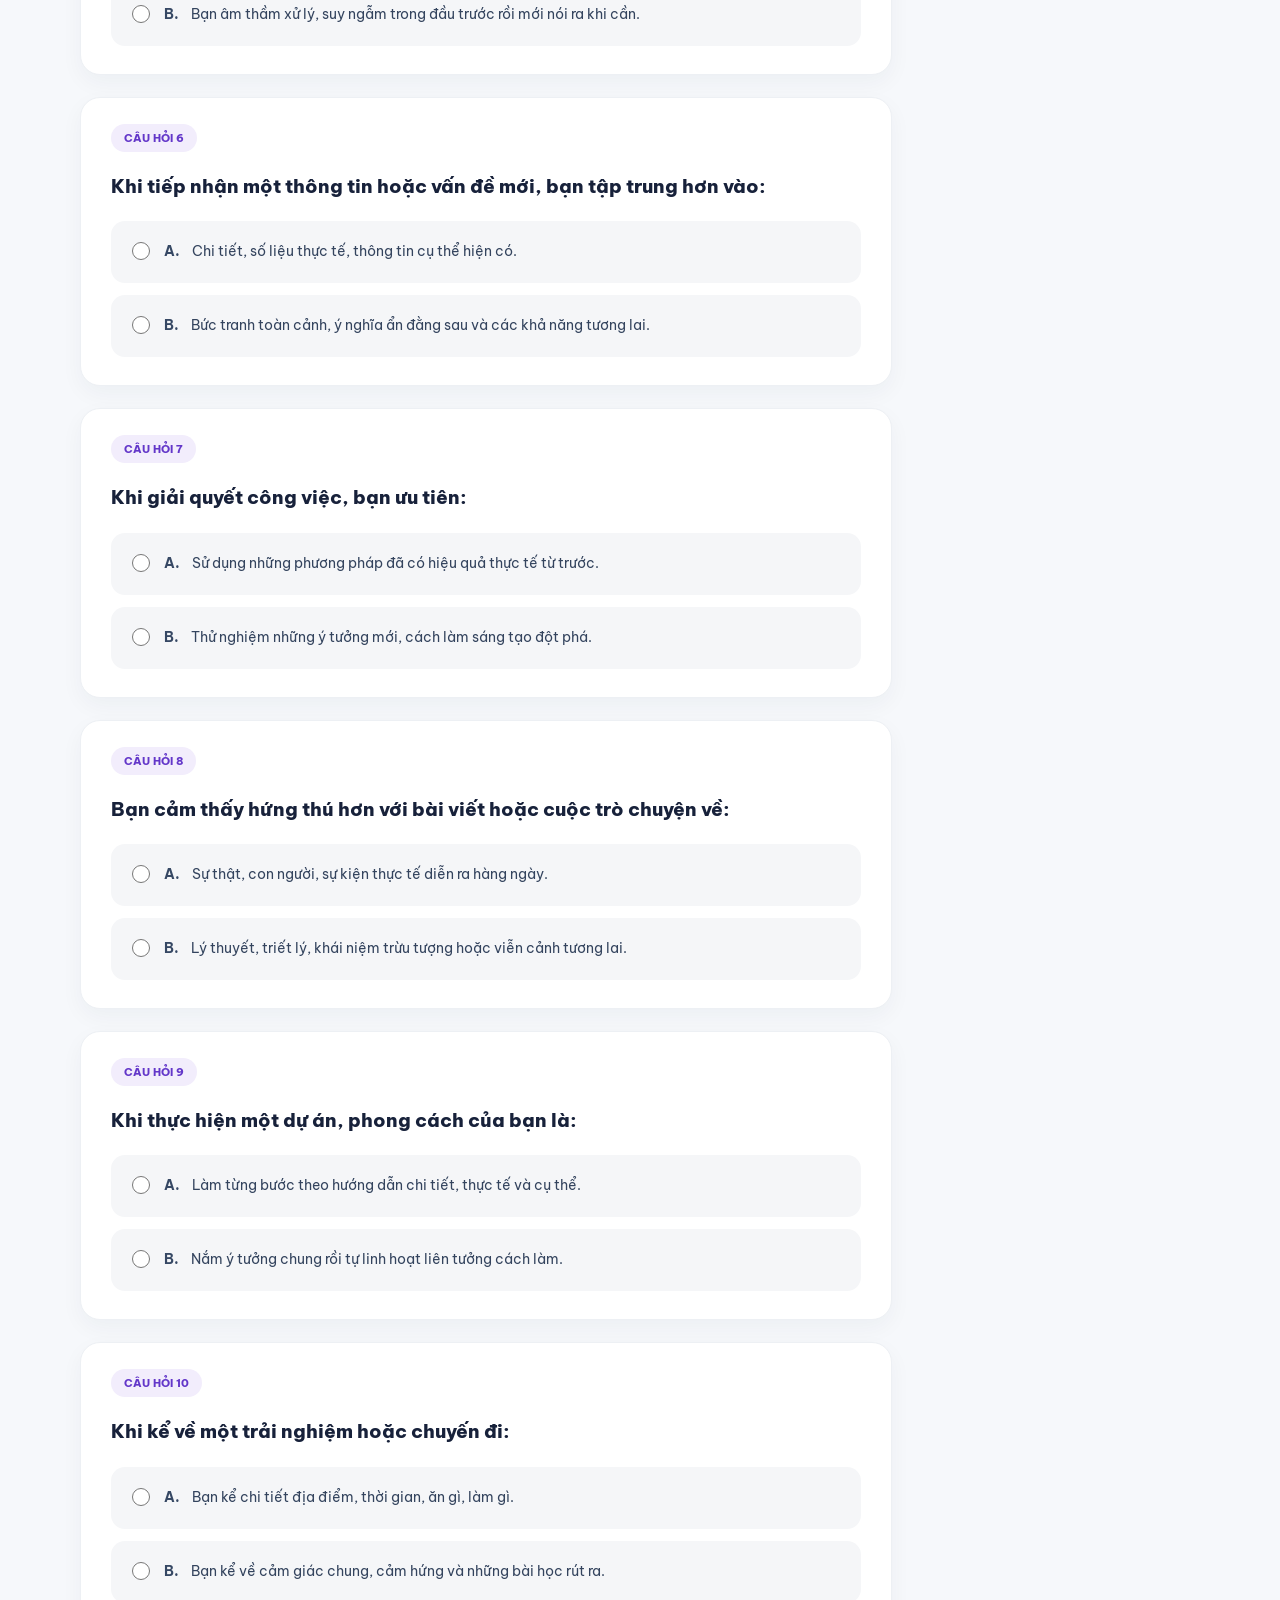
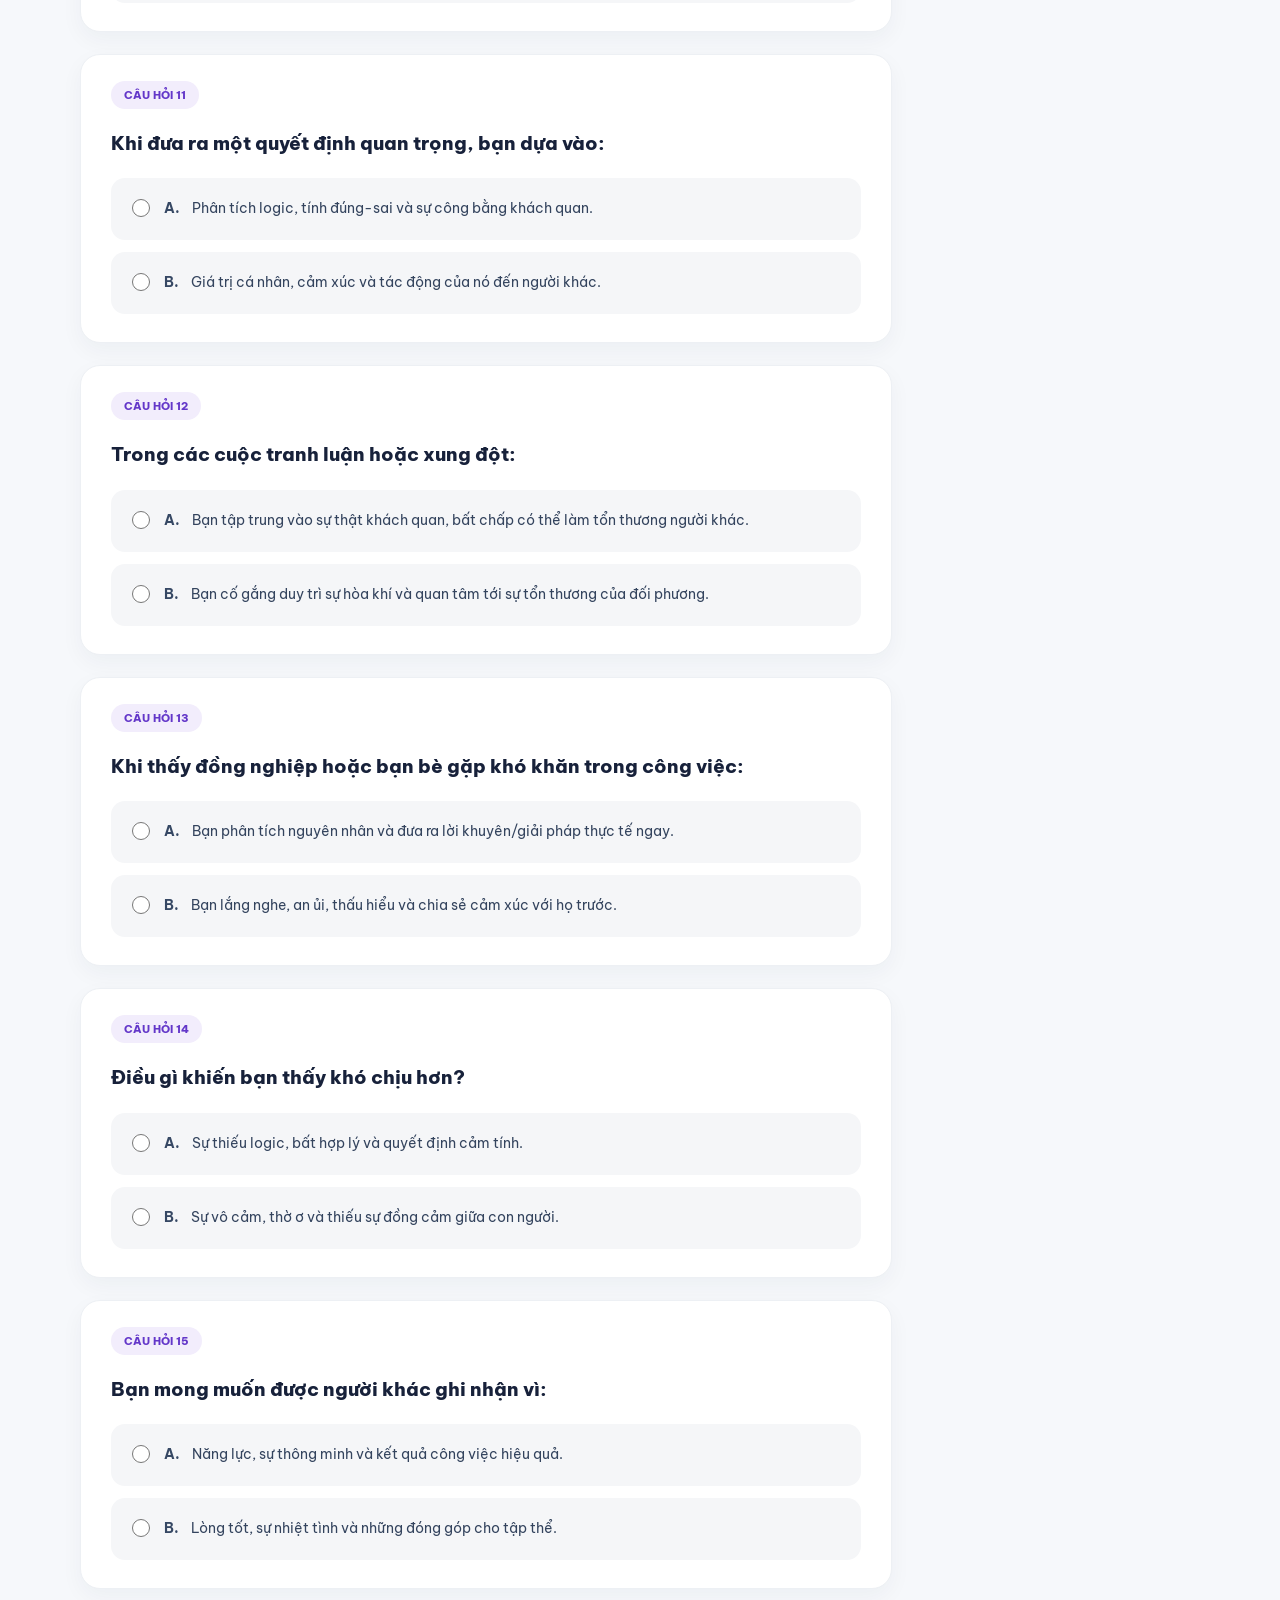
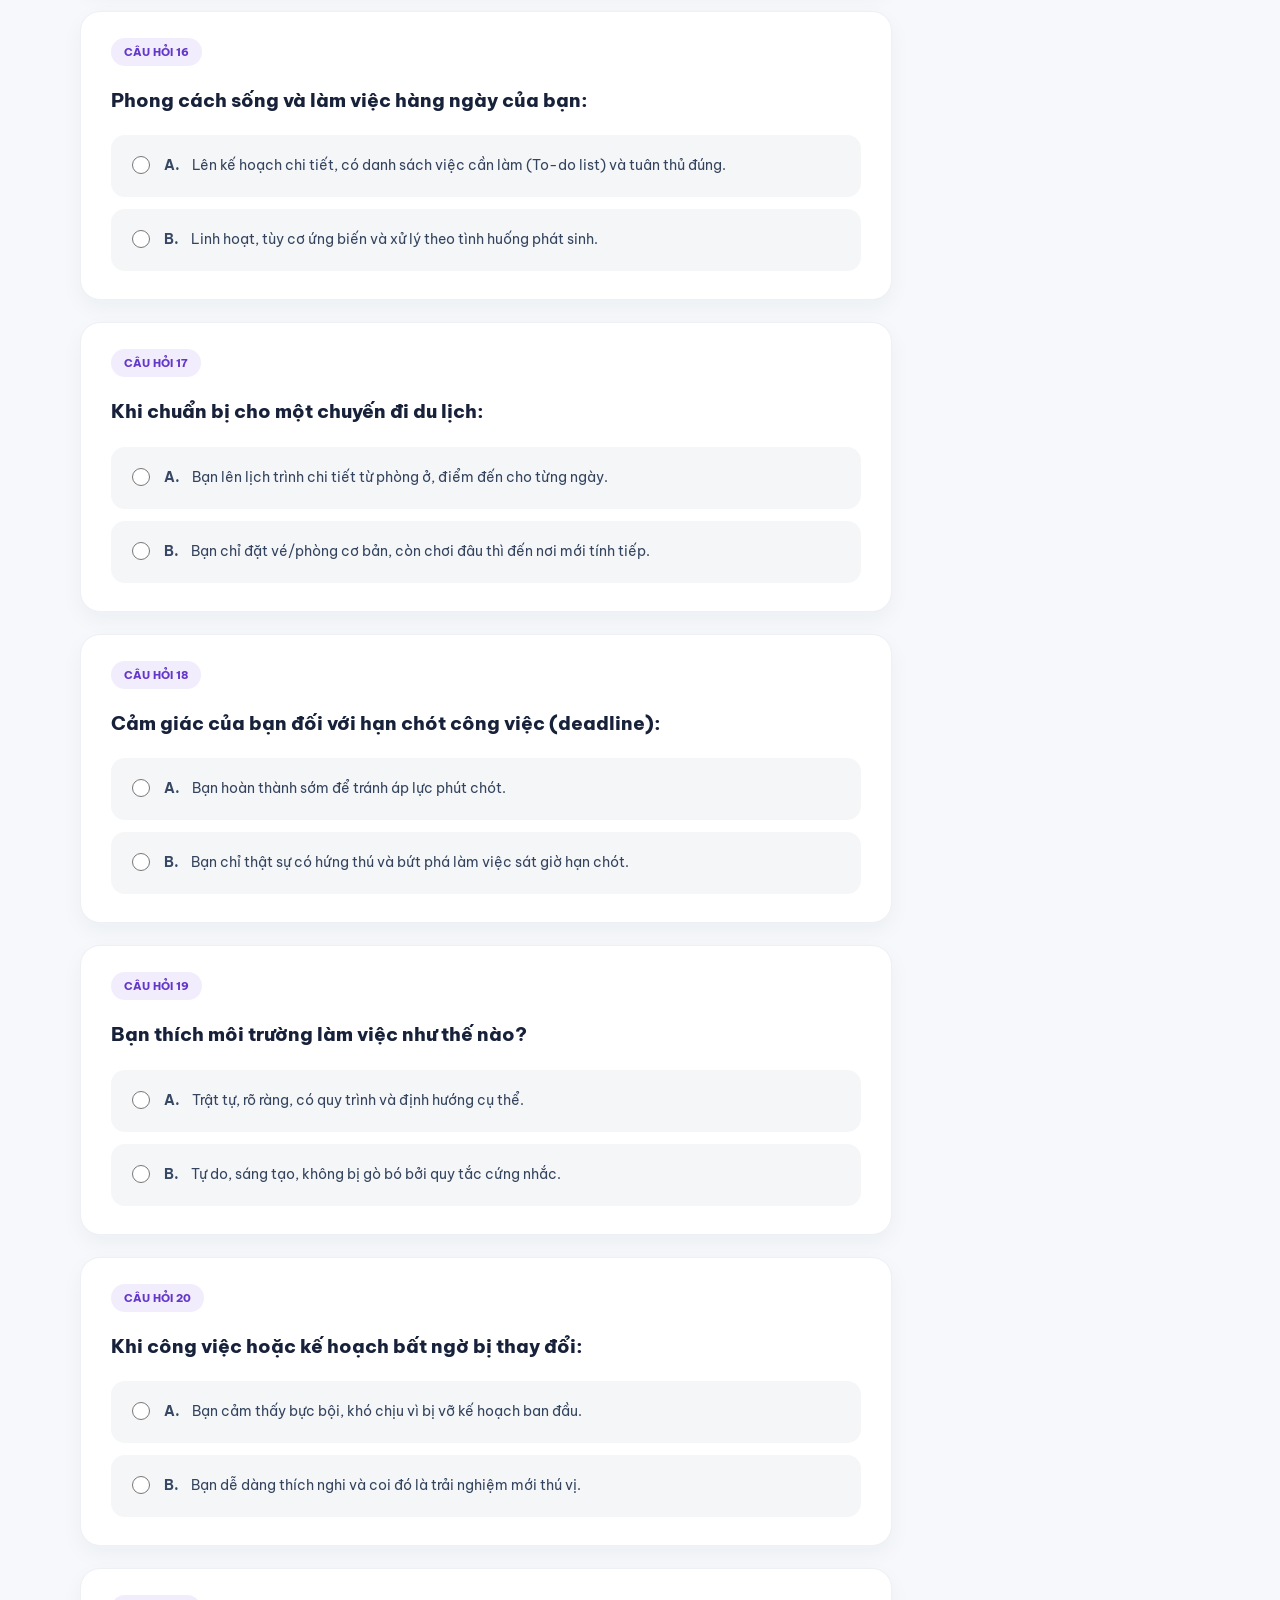
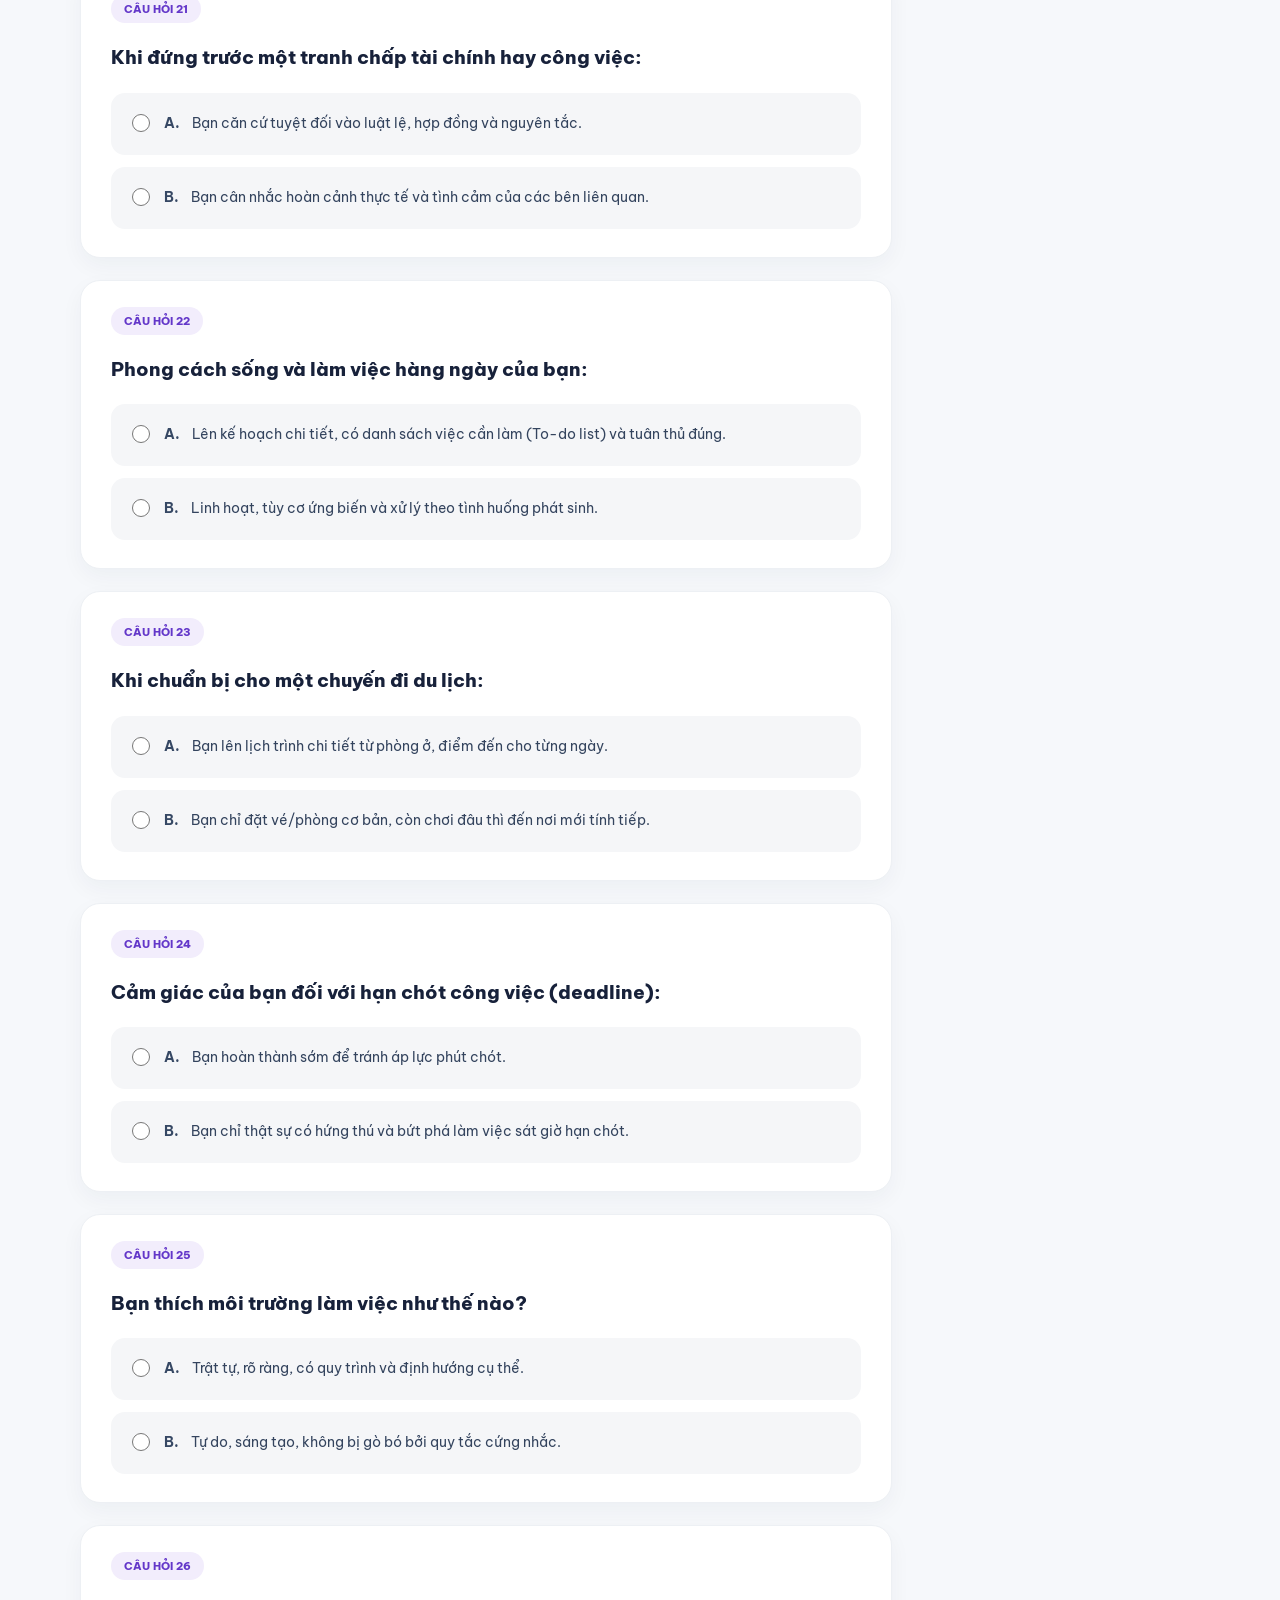
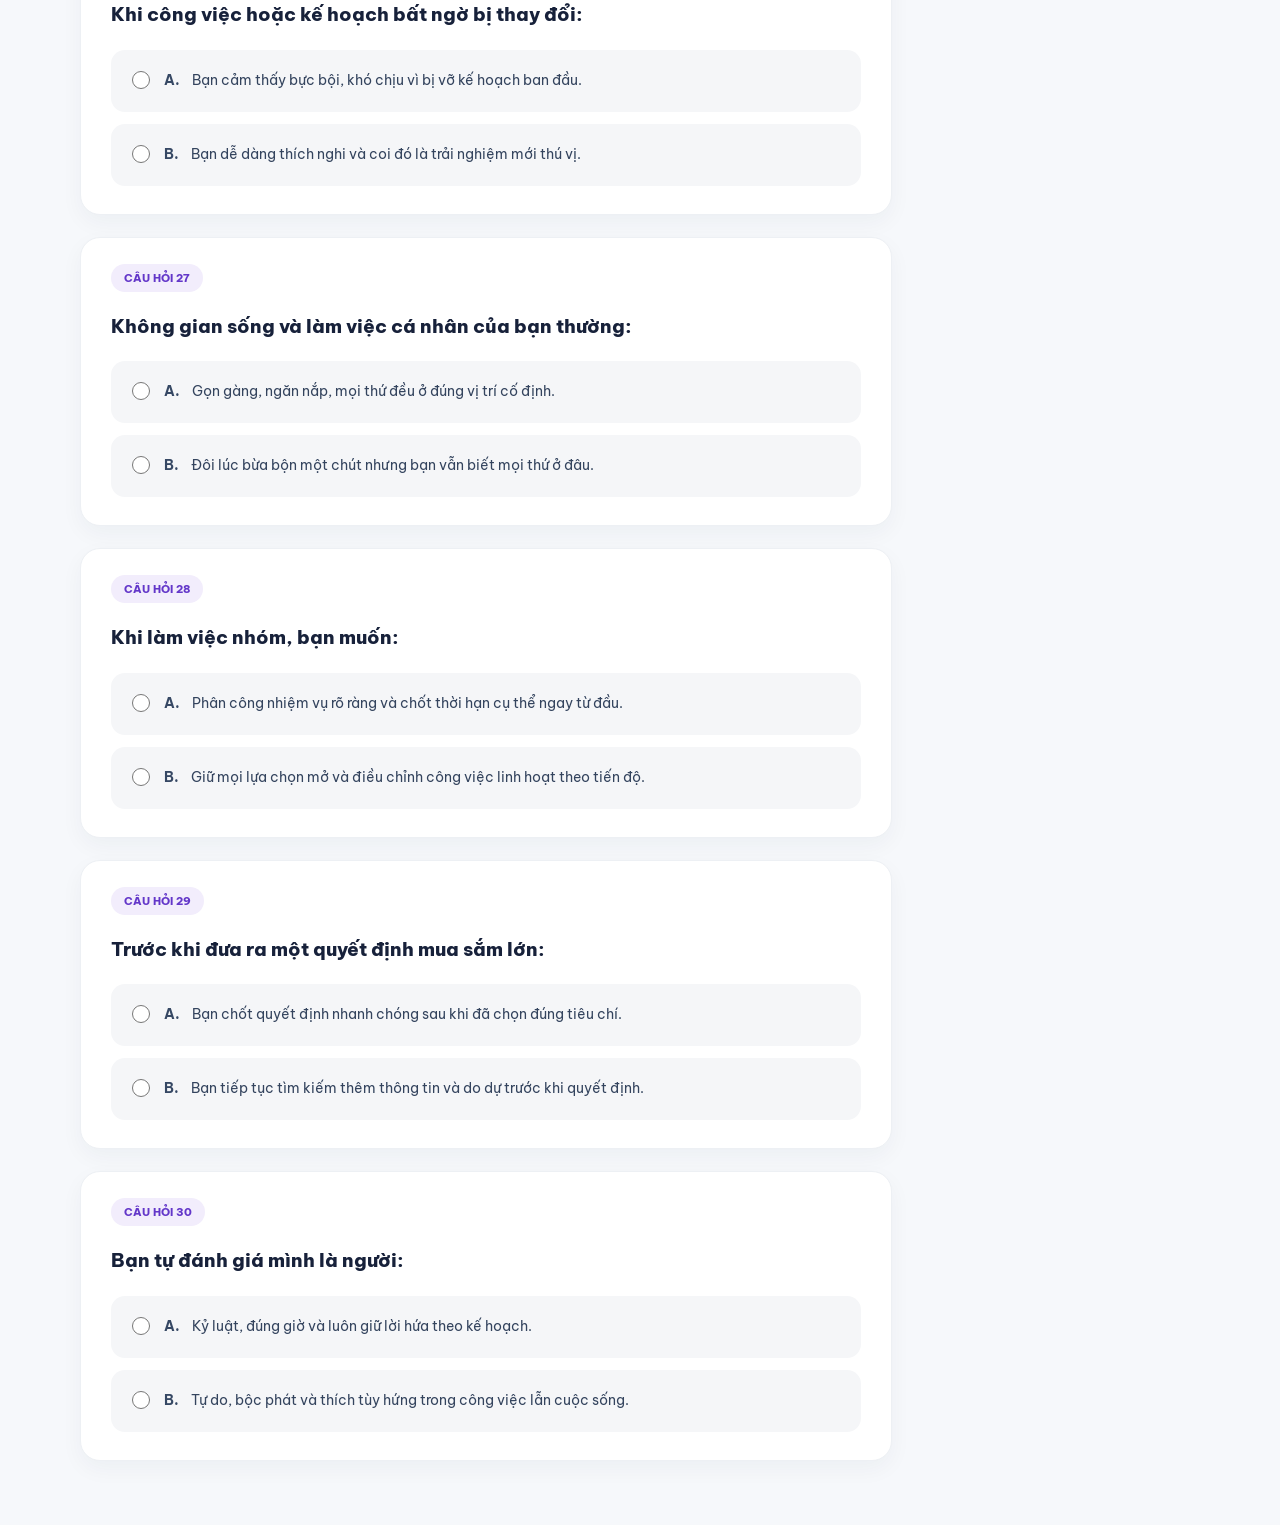
<file: test3.html>
<!doctype html>
<html lang="vi">
  <head>
    <meta charset="UTF-8" />
    <meta name="viewport" content="width=device-width, initial-scale=1.0" />
    <meta name="description" content="Bài trắc nghiệm MBTI chuyên sâu gồm 30 câu hỏi." />
    <title>MBTI chuyên sâu - 30 câu | Khai phá tiềm năng</title>
    <link rel="stylesheet" href="styles.css" />
    <script src="script.js" defer></script>
  </head>
  <body class="quiz-page">
    <header class="site-header">
      <nav class="navigation container" aria-label="Điều hướng chính">
        <a class="brand" href="index.html" aria-label="Khai phá tiềm năng - Trang chủ">
          <span class="brand-mark" aria-hidden="true"><i></i><i></i><i></i><i></i></span>
          <span>Khai phá tiềm năng</span>
        </a>
        <button class="menu-toggle" type="button" aria-expanded="false" aria-controls="primary-menu">
          <span class="sr-only">Mở menu</span><span></span><span></span><span></span>
        </button>
        <div class="nav-links" id="primary-menu">
          <a class="nav-link" href="index.html">Trang chủ</a>
          <a class="nav-link active" href="mbti.html">Danh mục test <span class="chevron">⌄</span></a>
        </div>
        <div class="nav-actions"><a class="button button-gradient button-small" href="mbti.html">Thoát bài test</a></div>
      </nav>
    </header>
    <main class="quiz-main" data-quiz-level="30">
      <div class="container quiz-layout">
        <section class="question-list" data-question-list aria-label="Câu hỏi trắc nghiệm MBTI"></section>
        <aside class="quiz-sidebar" aria-label="Tiến độ bài làm">
          <div class="time-card"><span>Thời gian</span><strong>Vô thời hạn</strong></div>
          <section class="navigator-card">
            <div class="navigator-heading"><h2>Danh sách câu hỏi</h2><span><b data-answered-count>0</b>/<span data-total-count>30</span></span></div>
            <div class="question-navigator" data-question-navigator aria-label="Chọn câu hỏi"></div>
            <p class="navigator-hint"><span></span> Đã trả lời</p>
          </section>
          <button class="submit-quiz" type="button" data-submit-quiz>Nộp bài</button>
        </aside>
      </div>
    </main>
    <dialog class="quiz-dialog" data-quiz-dialog aria-labelledby="dialog-title">
      <div class="dialog-content">
        <span class="dialog-icon" aria-hidden="true">!</span>
        <h2 id="dialog-title">Chưa hoàn thành bài làm</h2>
        <p data-dialog-message></p>
        <div class="dialog-actions">
          <button class="dialog-secondary" type="button" data-dialog-cancel>Quay lại làm bài</button>
          <button class="dialog-primary" type="button" data-dialog-confirm>Vẫn nộp bài</button>
        </div>
      </div>
    </dialog>
  </body>
</html>
</file>
<file: styles.css>
@import url("https://fonts.googleapis.com/css2?family=Be+Vietnam+Pro:wght@400;500;600;700;800&display=swap");

:root {
  color-scheme: light;
  font-family: "Be Vietnam Pro", "Segoe UI", sans-serif;
  color: #141c31;
  background: #fff;
  font-synthesis: none;
  text-rendering: optimizeLegibility;
  --ink: #141c31;
  --muted: #52617b;
  --blue: #2499ec;
  --purple: #514bf5;
}

* { box-sizing: border-box; }
html { scroll-behavior: smooth; }
body { margin: 0; min-width: 320px; }
a { color: inherit; text-decoration: none; }
button { font: inherit; }
.container { width: min(1120px, calc(100% - 48px)); margin-inline: auto; }
.sr-only { position: absolute; width: 1px; height: 1px; padding: 0; margin: -1px; overflow: hidden; clip: rect(0, 0, 0, 0); white-space: nowrap; border: 0; }

.site-header { height: 76px; background: rgba(255,255,255,.96); border-bottom: 1px solid #f0f3f8; position: relative; z-index: 5; }
.navigation { height: 100%; display: flex; align-items: center; justify-content: space-between; gap: 24px; }
.brand { display: inline-flex; align-items: center; gap: 10px; white-space: nowrap; font-size: 15px; font-weight: 800; letter-spacing: -.3px; }
.brand-mark { width: 31px; height: 35px; display: flex; align-items: end; gap: 3px; border-bottom: 2px solid #c8c8ed; padding: 0 2px 3px; }
.brand-mark i { display: block; width: 5px; background: linear-gradient(180deg,#7666dd,#4845c5); border-radius: 2px 2px 0 0; }
.brand-mark i:nth-child(1) { height: 13px; }.brand-mark i:nth-child(2) { height: 20px; }.brand-mark i:nth-child(3) { height: 28px; }.brand-mark i:nth-child(4) { height: 34px; }
.nav-links { flex: 1; display: flex; align-items: center; justify-content: center; flex-wrap: wrap; column-gap: 26px; row-gap: 2px; max-width: 620px; }
.nav-link { color: #47546b; font-size: 12px; line-height: 1.6; font-weight: 600; text-transform: uppercase; white-space: nowrap; }
.nav-link:hover { color: #287ce8; }
.nav-link.active { background: #141a2b; color: white; border-radius: 24px; padding: 7px 19px; }
.nav-secondary { margin-top: -6px; }
.chevron { font-size: 13px; padding-left: 2px; }
.nav-actions { display: flex; align-items: center; gap: 12px; }
.button { border: 0; border-radius: 24px; padding: 11px 20px; display: inline-flex; align-items: center; justify-content: center; gap: 9px; font-size: 13px; font-weight: 700; cursor: pointer; transition: transform .18s ease, box-shadow .18s ease; }
.button:hover { transform: translateY(-2px); box-shadow: 0 8px 18px rgba(58,103,230,.2); }
.button-gradient { color: white; background: linear-gradient(105deg,#397ef8,#4848ec); box-shadow: 0 5px 13px rgba(57,126,248,.18); }
.button-small { padding: 10px 20px; font-size: 12px; background: linear-gradient(105deg,#4384ff,#00b4c6); }
.search-button { display: grid; place-items: center; width: 38px; height: 38px; border: 1px solid #e6ebf2; border-radius: 50%; color: #4a5870; background: white; cursor: pointer; }
.search-button svg { width: 17px; fill: none; stroke: currentColor; stroke-width: 1.6; }
.menu-toggle { display: none; }

.hero { background: linear-gradient(112deg,#f1faff 0%,#f8fbff 60%,#f7f9ff 100%); overflow: hidden; }
.hero-layout { min-height: 395px; display: grid; grid-template-columns: 1fr 1fr; align-items: center; gap: 55px; padding-block: 46px 39px; }
.hero-copy { max-width: 520px; }
.eyebrow { display: inline-block; padding: 5px 12px; margin-bottom: 14px; color: #3276ed; background: #e8f2ff; border: 1px solid #d5e7ff; border-radius: 20px; font-size: 10px; font-weight: 700; }
h1,h2,h3,p { margin-top: 0; }
.hero h1 { margin-bottom: 14px; font-size: clamp(32px,3vw,42px); line-height: 1.11; letter-spacing: -1.7px; font-weight: 800; }
.hero h1 span { color: #4c55f5; }
.hero-description { max-width: 440px; margin-bottom: 22px; color: #455571; font-size: 12px; line-height: 1.7; }
.hero-actions { display: flex; gap: 11px; }
.hero-actions .button { font-size: 11px; padding: 10px 18px; }
.button-outline { color: #24314b; background: white; border: 1px solid #e4eaf3; }
.trust-list { display: flex; flex-wrap: wrap; gap: 16px; padding: 0; margin: 19px 0 0; list-style: none; color: #29364e; font-size: 10px; font-weight: 600; }
.trust-list span { color: #06a982; font-weight: 800; margin-right: 3px; }
.hero-visual { position: relative; width: min(100%, 430px); justify-self: center; padding: 17px 0; }
.insight-card { position: relative; overflow: hidden; border: 1px solid rgba(238,242,248,.9); border-radius: 20px; background: rgba(255,255,255,.92); box-shadow: 0 14px 35px rgba(42,69,105,.055); }
.insight-intro { min-height: 102px; padding: 17px 20px; }
.card-heading { display: flex; align-items: center; justify-content: space-between; margin-bottom: 9px; color: #6658e9; font-size: 9px; font-weight: 800; letter-spacing: .3px; }
.tiny-tag { padding: 4px 9px; color: #7969dc; background: #f3f0ff; border-radius: 20px; font-size: 8px; }
.insight-intro strong { position: relative; z-index: 1; display: block; max-width: 300px; font-size: 13px; line-height: 1.35; }
.orbit { position: absolute; right: 12px; bottom: -34px; width: 120px; height: 120px; border: 1px solid rgba(107,117,242,.12); border-radius: 50%; }
.orbit-two { right: 30px; bottom: -19px; width: 82px; height: 82px; }
.insight-grid { display: grid; grid-template-columns: 1fr 1fr; gap: 12px; margin-top: 14px; }
.score-card,.type-card { min-height: 136px; padding: 16px 18px; }
.card-label { display: block; font-size: 8px; font-weight: 800; }
.orange { color: #c87821; }.teal { color: #15978c; }
.score-number { display: block; margin-top: 6px; color: #111a30; font-size: 27px; line-height: 1; }
.score-number span { color: #f39b12; font-size: 16px; }
.chart-bars { height: 39px; display: flex; align-items: end; gap: 4px; margin-top: 7px; }
.chart-bars i { flex: 1; height: 11px; border-radius: 3px 3px 0 0; background: #fff1bd; }
.chart-bars i:nth-child(2),.chart-bars i:nth-child(4),.chart-bars i:nth-child(7) { height: 17px; }
.chart-bars i:nth-child(3),.chart-bars i:nth-child(5) { height: 23px; }
.chart-bars i.highlight { height: 31px; background: #ff941e; }
.type-code { display: block; margin-top: 4px; font-size: 25px; line-height: 1.05; letter-spacing: -1px; }
.type-name { color: #718099; font-size: 9px; font-weight: 600; }
.type-bars { display: flex; justify-content: space-between; height: 19px; align-items: end; margin: 7px 5px 0; }
.type-bars i { width: 4px; height: 17px; background: #21a99a; border-radius: 4px; }
.type-bars i:nth-child(2) { height: 20px; }.type-bars i:nth-child(3) { height: 14px; }.type-bars i:nth-child(4) { height: 18px; }
.type-letters { display: flex; justify-content: space-between; margin: 3px 3px 0; color: #8591a5; font-size: 7px; font-weight: 700; }
.sparkle { position: absolute; color: #7d72f2; }.sparkle-one { top: 0; left: -20px; font-size: 19px; }.sparkle-two { right: -17px; bottom: 15px; font-size: 25px; color: #32b9c9; }

.how-section { padding: 52px 0 56px; background: #fff; }
.how-layout { display: grid; grid-template-columns: 1fr 2.2fr; align-items: center; gap: 36px; }
.how-copy h2 { margin-bottom: 12px; font-size: 23px; letter-spacing: -.6px; }
.how-copy p { margin-bottom: 0; color: #69758a; font-size: 11px; line-height: 1.7; }
.steps { display: grid; grid-template-columns: repeat(3,1fr); gap: 14px; }
.step-card { min-height: 150px; padding: 18px 17px; border: 1px solid #edf0f6; border-radius: 18px; box-shadow: 0 9px 22px rgba(38,57,88,.025); }
.step-number { display: inline-grid; place-items: center; width: 26px; height: 26px; border-radius: 50%; font-size: 9px; font-weight: 800; }
.step-number.blue { color: #3978f4; background: #eef4ff; }.step-number.pink { color: #df5070; background: #fff0f2; }.step-number.green { color: #0c9d82; background: #e9faf5; }
.step-card h3 { margin: 12px 0 7px; font-size: 12px; }
.step-card p { margin-bottom: 0; color: #627087; font-size: 10px; line-height: 1.65; }
.site-footer { padding: 22px 0; border-top: 1px solid #f0f2f6; color: #8390a3; font-size: 11px; }
.footer-inner { display: flex; align-items: center; justify-content: space-between; }
.footer-inner .brand { color: var(--ink); }

.mbti-page { min-height: calc(100vh - 76px); padding: 32px 0 60px; background: linear-gradient(180deg,#fbfcfe,#fff 85%); }
.back-link { display: inline-flex; align-items: center; gap: 8px; color: #58677f; font-size: 12px; font-weight: 500; }
.back-link span { font-size: 18px; }
.mbti-intro { text-align: center; padding: 23px 0 0; }
.mbti-intro h1 { margin-bottom: 12px; color: #121a2d; font-size: clamp(29px,3vw,38px); line-height: 1.35; letter-spacing: -.9px; font-weight: 800; }
.mbti-intro h1 span { color: #139bdf; font-size: 50px; line-height: 1.2; }
.mbti-intro > p { margin-bottom: 34px; color: #36445d; font-size: 14px; line-height: 1.65; }
.level-picker h2 { margin-bottom: 12px; color: #6b7890; font-size: 12px; font-weight: 700; text-transform: uppercase; letter-spacing: .4px; }
.level-options { display: flex; justify-content: center; flex-wrap: wrap; gap: 10px; }
.level-option { display: inline-flex; align-items: center; justify-content: center; gap: 9px; min-height: 40px; padding: 0 20px; border: 1px solid; border-radius: 24px; background: white; font-size: 12px; font-weight: 700; cursor: pointer; transition: transform .15s ease, box-shadow .15s ease; }
.level-option:hover { transform: translateY(-2px); }
.level-option > span { width: 9px; height: 9px; border-radius: 50%; }
.level-brief { color: #197448; border-color: #bff3d5; background: #f2fff7; }.level-brief > span { background: #21c568; }
.level-standard { color: #a74b0e; border-color: #ffdab7; background: #fff9f3; }.level-standard > span { background: #ff791d; }
.level-deep { color: #ad2945; border-color: #ffd1d7; background: #fff5f6; }.level-deep > span { background: #f34c6b; }
.level-option.selected { box-shadow: 0 4px 14px rgba(46,65,91,.08); }
.stats-panel { display: flex; justify-content: center; align-items: center; width: min(520px,100%); min-height: 101px; margin: 26px auto 0; padding: 16px 20px; border: 1px solid #f0f3f7; border-radius: 22px; background: #f8fafc; }
.stat { flex: 1; display: flex; flex-direction: column; align-items: center; gap: 3px; }
.stat + .stat { border-left: 1px solid #e2e8f0; }
.stat strong { color: #078bc9; font-size: 36px; line-height: 1.05; font-weight: 800; }
.stat span { color: #59677e; font-size: 10px; font-weight: 700; text-transform: uppercase; }
.start-button { min-width: 254px; min-height: 50px; margin-top: 30px; color: #16223a; background: #d3dce8; box-shadow: 0 6px 16px rgba(28,48,76,.08); font-size: 14px; }
.start-message { min-height: 18px; margin: 8px 0 0; color: #27815b; font-size: 12px; font-weight: 600; }
.mbti-benefits { display: flex; justify-content: center; gap: 25px; padding: 0; margin: 8px 0 0; list-style: none; color: #718098; font-size: 11px; font-weight: 600; }
.mbti-benefits li:first-child { color: #e54564; }.mbti-benefits li:last-child { color: #2784dc; }

.quiz-page { background: #f6f8fb; }
.quiz-main { min-height: calc(100vh - 76px); padding: 34px 0 64px; }
.quiz-layout { display: grid; grid-template-columns: minmax(0, 1fr) 280px; align-items: start; gap: 28px; }
.question-list { display: grid; gap: 22px; }
.question-card,.navigator-card { border: 1px solid #edf0f4; border-radius: 20px; background: #fff; box-shadow: 0 8px 22px rgba(27,43,69,.045); }
.question-card { padding: 26px 30px 28px; scroll-margin-top: 24px; }
.question-card-top { display: flex; justify-content: space-between; align-items: center; margin-bottom: 20px; }
.question-label { padding: 7px 13px; border-radius: 20px; background: #f2edfc; color: #6337c9; font-size: 11px; font-weight: 800; text-transform: uppercase; }
.question-card h1,.question-card h2 { margin: 0 0 20px; color: #17213a; font-size: 19px; line-height: 1.55; font-weight: 750; }
.answer-options { display: grid; gap: 12px; }
.answer-option { display: flex; align-items: flex-start; gap: 12px; min-height: 62px; padding: 18px 20px; border: 1px solid transparent; border-radius: 14px; background: #f5f6f8; color: #34445e; font-size: 14px; line-height: 1.6; cursor: pointer; transition: background .16s ease,border-color .16s ease; }
.answer-option:hover { border-color: #d7c8f6; background: #f8f5ff; }
.answer-option input { width: 18px; height: 18px; flex: 0 0 18px; margin: 2px 2px 0 0; accent-color: #6034c8; }
.answer-letter { flex: 0 0 auto; color: #364864; font-weight: 700; }
.quiz-sidebar { position: sticky; top: 20px; display: grid; gap: 14px; }
.time-card { display: flex; min-height: 62px; align-items: center; justify-content: center; gap: 10px; padding: 12px; border-radius: 14px; background: linear-gradient(110deg,#5b25bd,#4b54c7); color: white; }
.time-card span { font-size: 12px; font-weight: 600; opacity: .9; }
.time-card strong { font-size: 15px; font-weight: 800; }
.navigator-card { padding: 19px; }
.navigator-heading { display: flex; align-items: center; justify-content: space-between; margin-bottom: 17px; }
.navigator-heading h2 { margin: 0; font-size: 13px; text-transform: uppercase; }
.navigator-heading > span { color: #6238c5; font-size: 12px; font-weight: 800; }
.question-navigator { display: grid; grid-template-columns: repeat(5,minmax(0,1fr)); gap: 9px; }
.question-number { width: 38px; height: 38px; justify-self: center; border: 1.5px solid #dfe3e9; border-radius: 50%; background: #fff; color: #59677a; font-size: 12px; font-weight: 700; cursor: pointer; transition: background .15s ease,color .15s ease,border-color .15s ease; }
.question-number.current { border-color: #6336ca; box-shadow: 0 0 0 3px #eee7fb; }
.question-number.answered { border-color: #171d2d; background: #171d2d; color: #fff; }
.question-number.answered.current { border-color: #6238c5; box-shadow: 0 0 0 3px #e8defa; }
.navigator-hint { display: flex; align-items: center; gap: 8px; margin: 18px 0 0; padding-top: 15px; border-top: 1px solid #edf0f4; color: #68758a; font-size: 11px; font-weight: 600; }
.navigator-hint span { width: 12px; height: 12px; border-radius: 3px; background: #171d2d; }
.submit-quiz { min-height: 48px; border: 0; border-radius: 12px; background: #ff7412; color: #fff; font-size: 14px; font-weight: 800; text-transform: uppercase; cursor: pointer; }
.submit-quiz:hover { background: #ed6306; }
.submit-quiz:disabled { background: #aab3c1; cursor: default; }
.quiz-dialog { width: min(440px,calc(100% - 32px)); padding: 0; border: 0; border-radius: 20px; color: #182238; box-shadow: 0 24px 80px rgba(15,24,44,.25); }
.quiz-dialog::backdrop { background: rgba(15,23,42,.48); backdrop-filter: blur(3px); }
.dialog-content { padding: 30px; text-align: center; }
.dialog-icon { display: grid; width: 44px; height: 44px; place-items: center; margin: 0 auto 15px; border-radius: 50%; background: #fff3e8; color: #e87517; font-size: 23px; font-weight: 800; }
.quiz-dialog h2 { margin: 0 0 10px; font-size: 20px; }
.quiz-dialog p { margin: 0; color: #627087; font-size: 14px; line-height: 1.6; }
.dialog-actions { display: flex; justify-content: center; gap: 10px; margin-top: 24px; }
.dialog-actions button { min-height: 42px; padding: 0 16px; border: 0; border-radius: 10px; font-size: 12px; font-weight: 700; cursor: pointer; }
.dialog-secondary { background: #eef1f6; color: #36445c; }.dialog-primary { background: #6034c8; color: white; }
.result-page { min-height: 100vh; background: linear-gradient(145deg,#f3f9ff,#faf8ff 60%,#fff); }
.result-main { display: grid; min-height: calc(100vh - 76px); place-items: center; padding: 48px 0; }
.result-card { max-width: 720px; padding: 48px 52px; border: 1px solid #edf0f6; border-radius: 26px; background: #fff; box-shadow: 0 18px 55px rgba(34,54,88,.08); text-align: center; }
.result-eyebrow { display: inline-block; padding: 7px 14px; border-radius: 20px; background: #eff3ff; color: #5b47cc; font-size: 10px; font-weight: 800; letter-spacing: .7px; }
.result-intro { margin: 24px 0 0; color: #65728a; font-size: 14px; }
.result-type { margin: 4px 0 0; color: #168fcf; font-size: clamp(58px,12vw,88px); line-height: 1.15; font-weight: 800; letter-spacing: 5px; }
.result-name { margin: 7px 0 8px; color: #151e33; font-size: clamp(25px,5vw,36px); letter-spacing: -.7px; }
.result-group { margin: 0; color: #6245c4; font-size: 14px; font-weight: 700; }
.result-description { max-width: 530px; margin: 18px auto 0; color: #52617a; font-size: 15px; line-height: 1.8; }
.result-progress { margin: 18px 0 0; color: #7a8799; font-size: 12px; }
.result-balance { max-width: 540px; margin: 10px auto 0; color: #7b8799; font-size: 11px; line-height: 1.6; }
.result-actions { display: flex; justify-content: center; flex-wrap: wrap; gap: 12px; margin-top: 28px; }
.result-actions .button-outline { border-radius: 24px; }

@media (min-width: 1400px) {
  .container { width: min(1120px, calc(100% - 64px)); }
}
@media (max-width: 900px) {
  .container { width: min(100% - 36px, 720px); }
  .navigation { gap: 12px; }
  .nav-links { column-gap: 12px; }
  .nav-link { font-size: 10px; }
  .nav-link.active { padding: 6px 12px; }
  .brand { font-size: 13px; }
  .nav-actions { gap: 7px; }
  .button-small { padding-inline: 12px; }
  .hero-layout { gap: 24px; }
  .how-layout { grid-template-columns: 1fr; gap: 22px; }
  .quiz-layout { grid-template-columns: minmax(0,1fr) 245px; gap: 18px; }
  .question-card { padding: 23px 20px; }
  .question-number { width: 34px; height: 34px; }
  .navigator-card { padding: 15px; }
}
@media (max-width: 650px) {
  .container { width: calc(100% - 36px); }
  .site-header { height: 66px; }
  .navigation { position: relative; }
  .brand { font-size: 13px; }
  .brand-mark { transform: scale(.88); transform-origin: left center; margin-right: -3px; }
  .menu-toggle { display: flex; width: 37px; height: 37px; flex-direction: column; justify-content: center; gap: 4px; margin-left: auto; padding: 8px; border: 1px solid #e8edf4; border-radius: 10px; background: white; }
  .menu-toggle span:not(.sr-only) { width: 100%; height: 2px; background: #27344a; border-radius: 2px; }
  .nav-links { position: absolute; top: 58px; left: 0; right: 0; display: none; align-items: stretch; padding: 12px; border: 1px solid #edf0f5; border-radius: 14px; background: white; box-shadow: 0 12px 30px rgba(20,33,56,.12); }
  .nav-links.is-open { display: flex; flex-direction: column; }
  .nav-link,.nav-secondary { margin: 0; padding: 8px 10px; font-size: 11px; }
  .nav-link.active { border-radius: 8px; }
  .nav-actions { gap: 0; }
  .nav-actions .button-small { display: none; }
  .search-button { width: 34px; height: 34px; }
  .hero-layout { grid-template-columns: 1fr; gap: 18px; padding-block: 36px 30px; }
  .hero-copy { margin: auto; }
  .hero h1 { font-size: 36px; }
  .hero-description { font-size: 12px; }
  .hero-visual { width: min(100%,400px); }
  .how-section { padding: 38px 0; }
  .steps { grid-template-columns: 1fr; }
  .step-card { min-height: 0; }
  .mbti-page { min-height: calc(100vh - 66px); padding-top: 23px; }
  .mbti-intro { padding-top: 30px; }
  .mbti-intro h1 { font-size: 26px; }
  .mbti-intro h1 span { font-size: 44px; }
  .mbti-intro > p { font-size: 12px; margin-bottom: 28px; }
  .desktop-break { display: none; }
  .level-options { flex-direction: column; align-items: center; }
  .level-option { width: min(100%,290px); }
  .stats-panel { min-height: 90px; margin-top: 22px; }
  .stat strong { font-size: 30px; }
  .stat span { font-size: 8px; }
  .mbti-benefits { gap: 9px; flex-wrap: wrap; font-size: 9px; }
  .footer-inner { align-items: flex-start; flex-direction: column; gap: 10px; }
  .quiz-main { padding-top: 20px; }
  .quiz-layout { display: flex; flex-direction: column-reverse; gap: 18px; }
  .quiz-sidebar { position: static; width: 100%; }
  .question-list { width: 100%; gap: 14px; }
  .question-card { width: 100%; padding: 20px 16px; border-radius: 16px; }
  .question-card h1,.question-card h2 { font-size: 16px; }
  .answer-option { padding: 14px; font-size: 13px; }
  .question-navigator { grid-template-columns: repeat(5,1fr); }
  .question-number { width: 38px; height: 38px; }
  .time-card { min-height: 50px; }
  .result-main { min-height: calc(100vh - 66px); padding: 28px 0; }
  .result-card { padding: 34px 22px; border-radius: 20px; }
}
</file>
